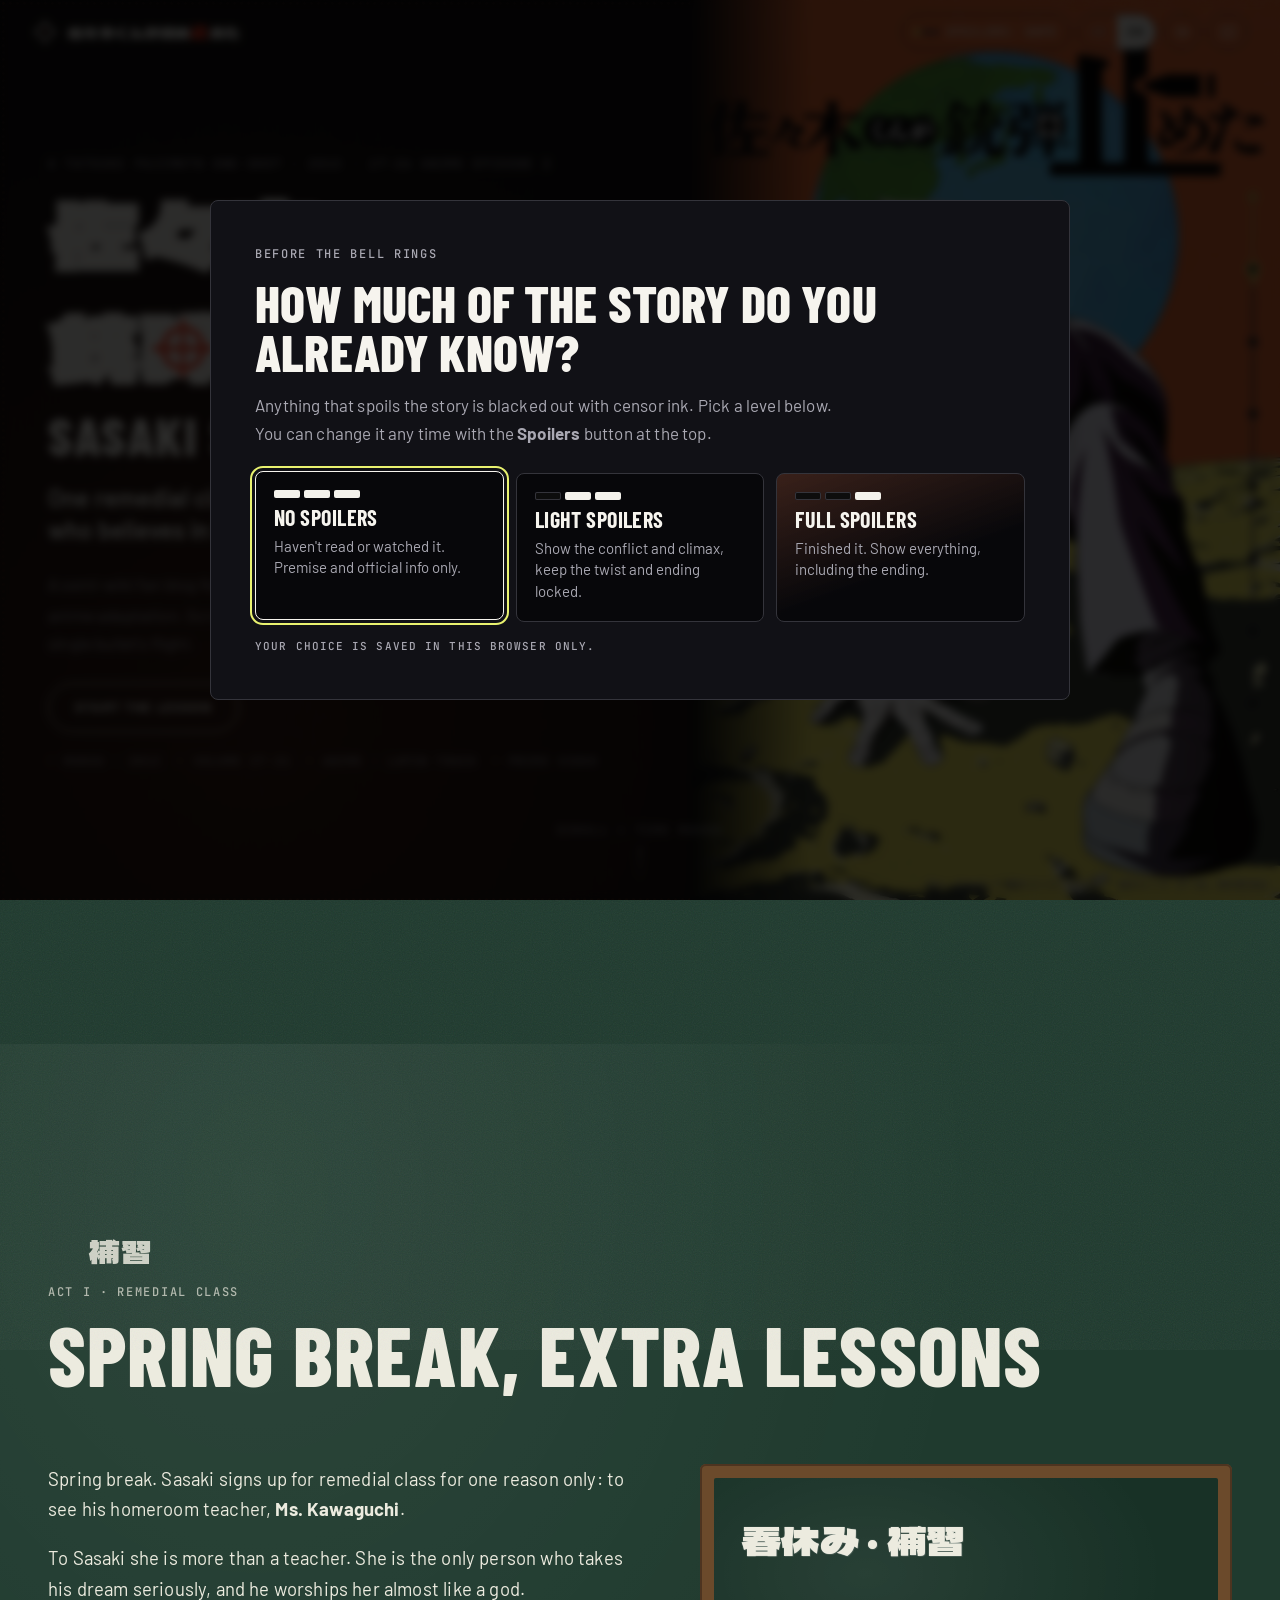
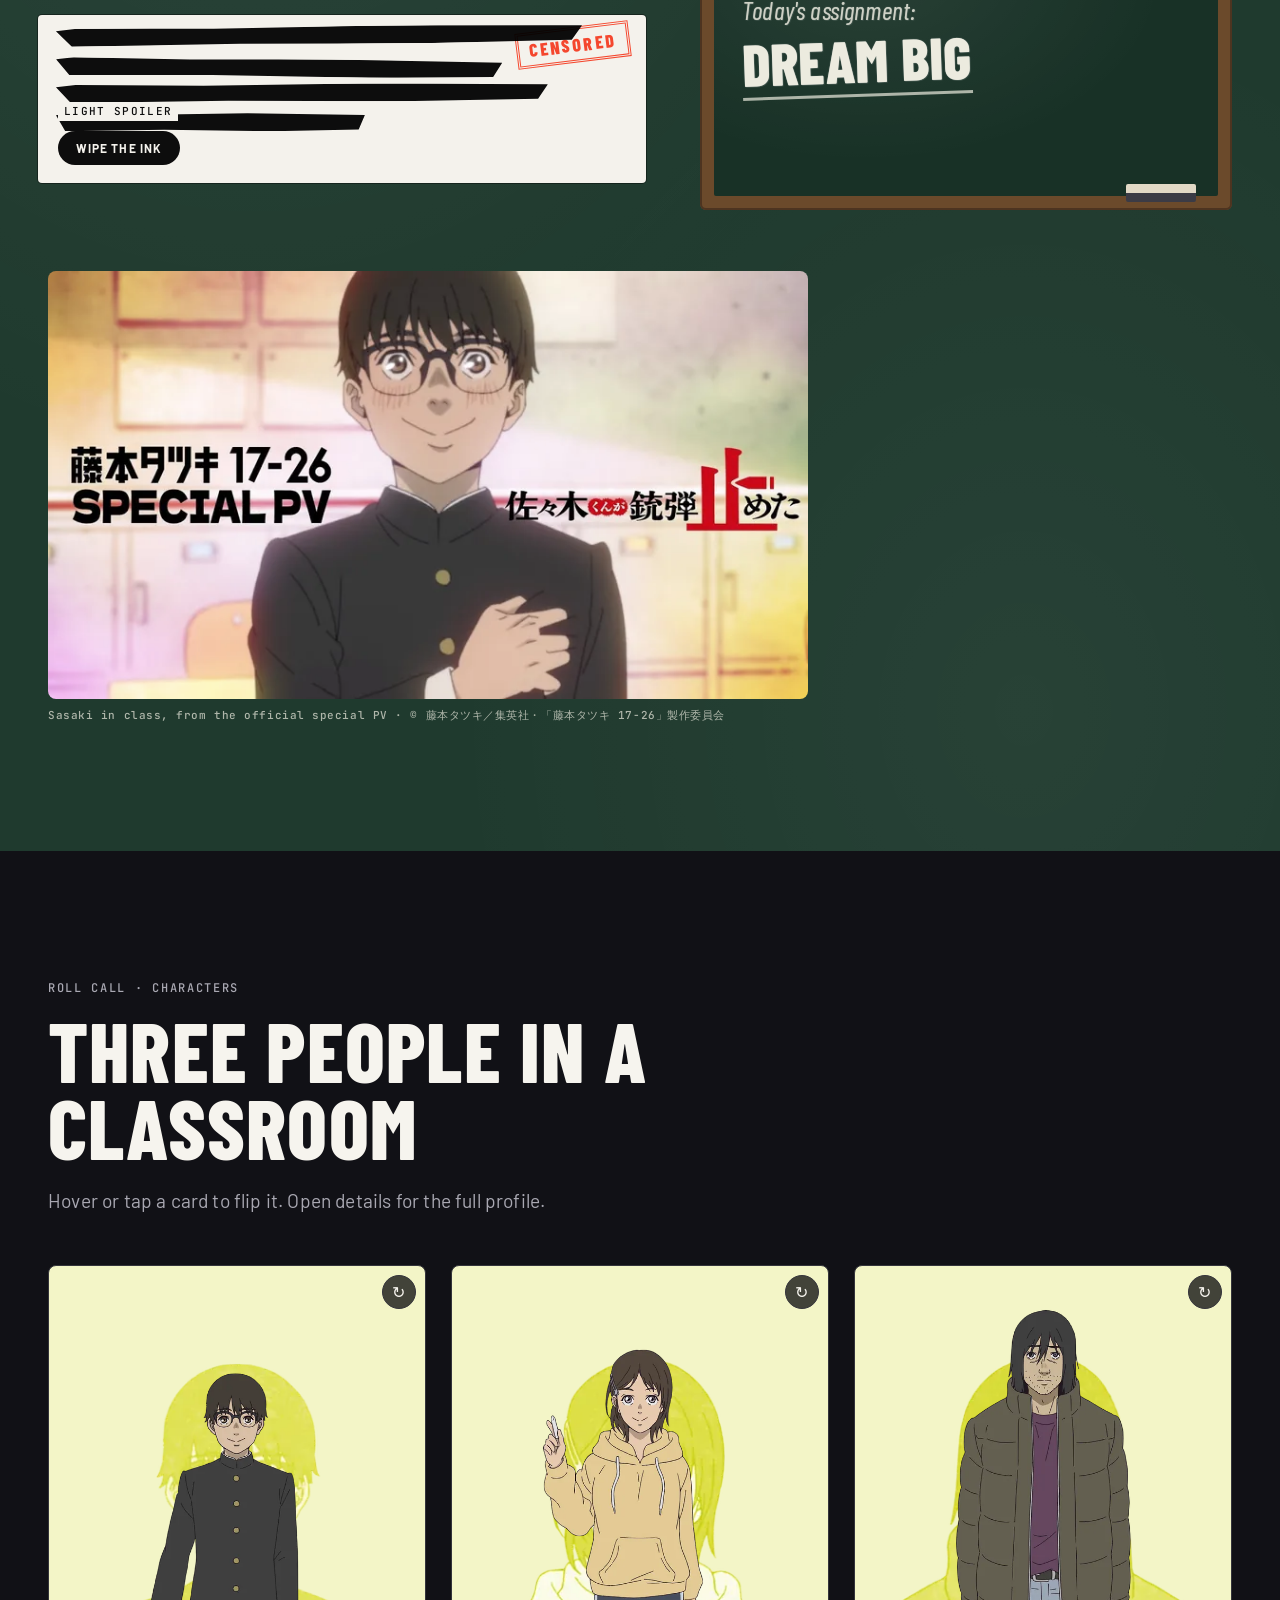
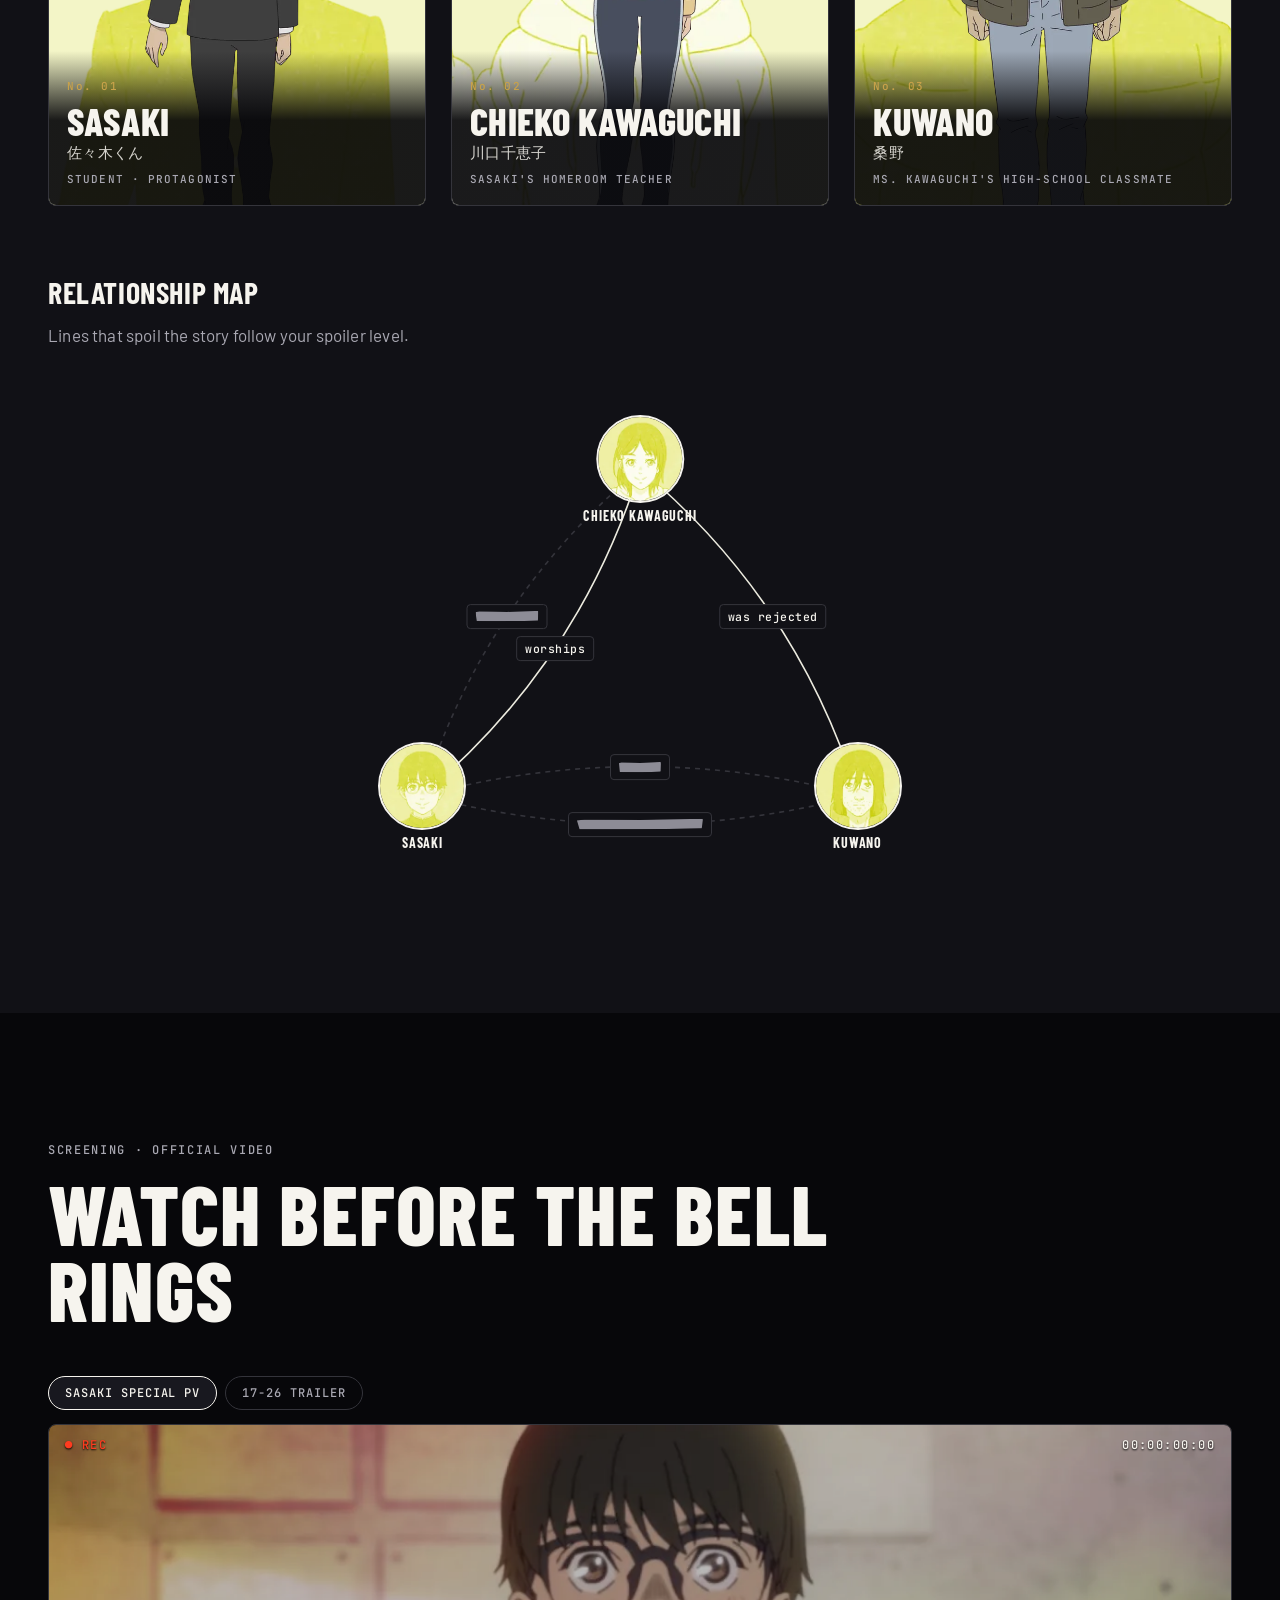
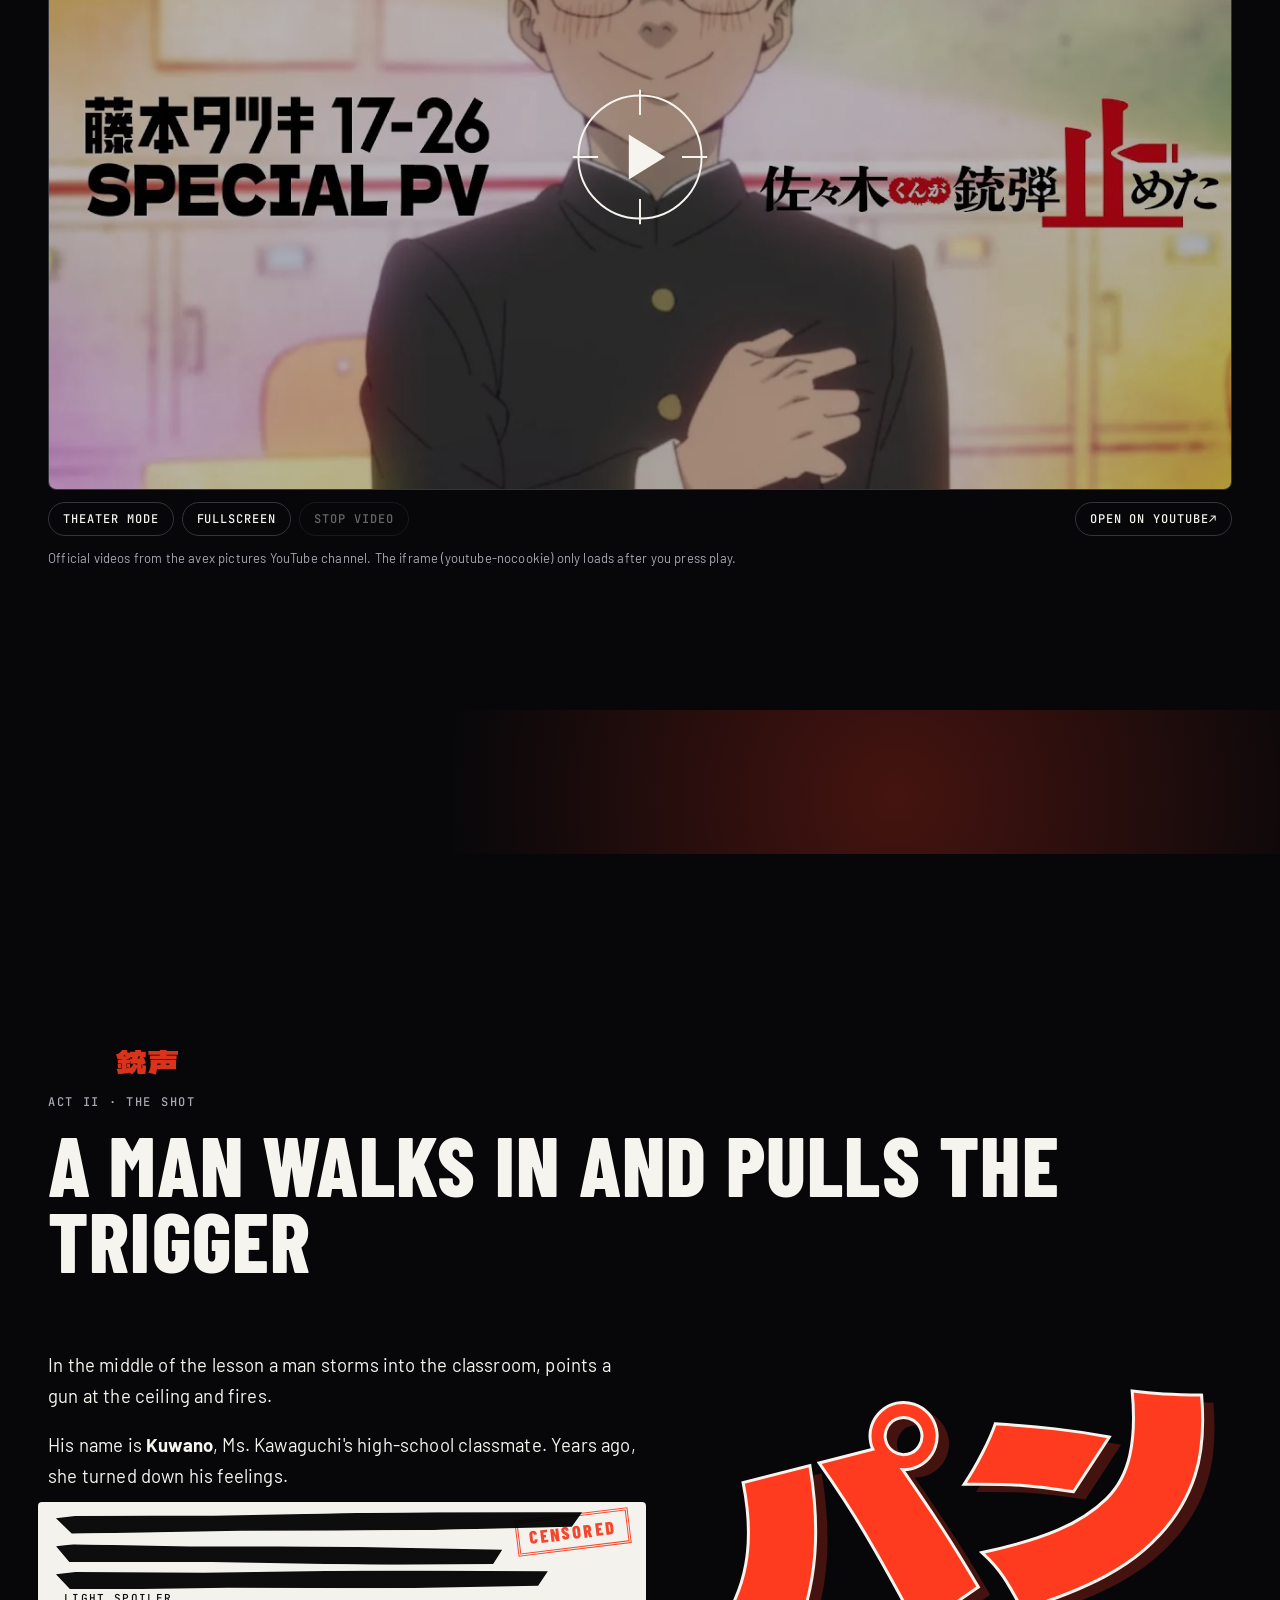
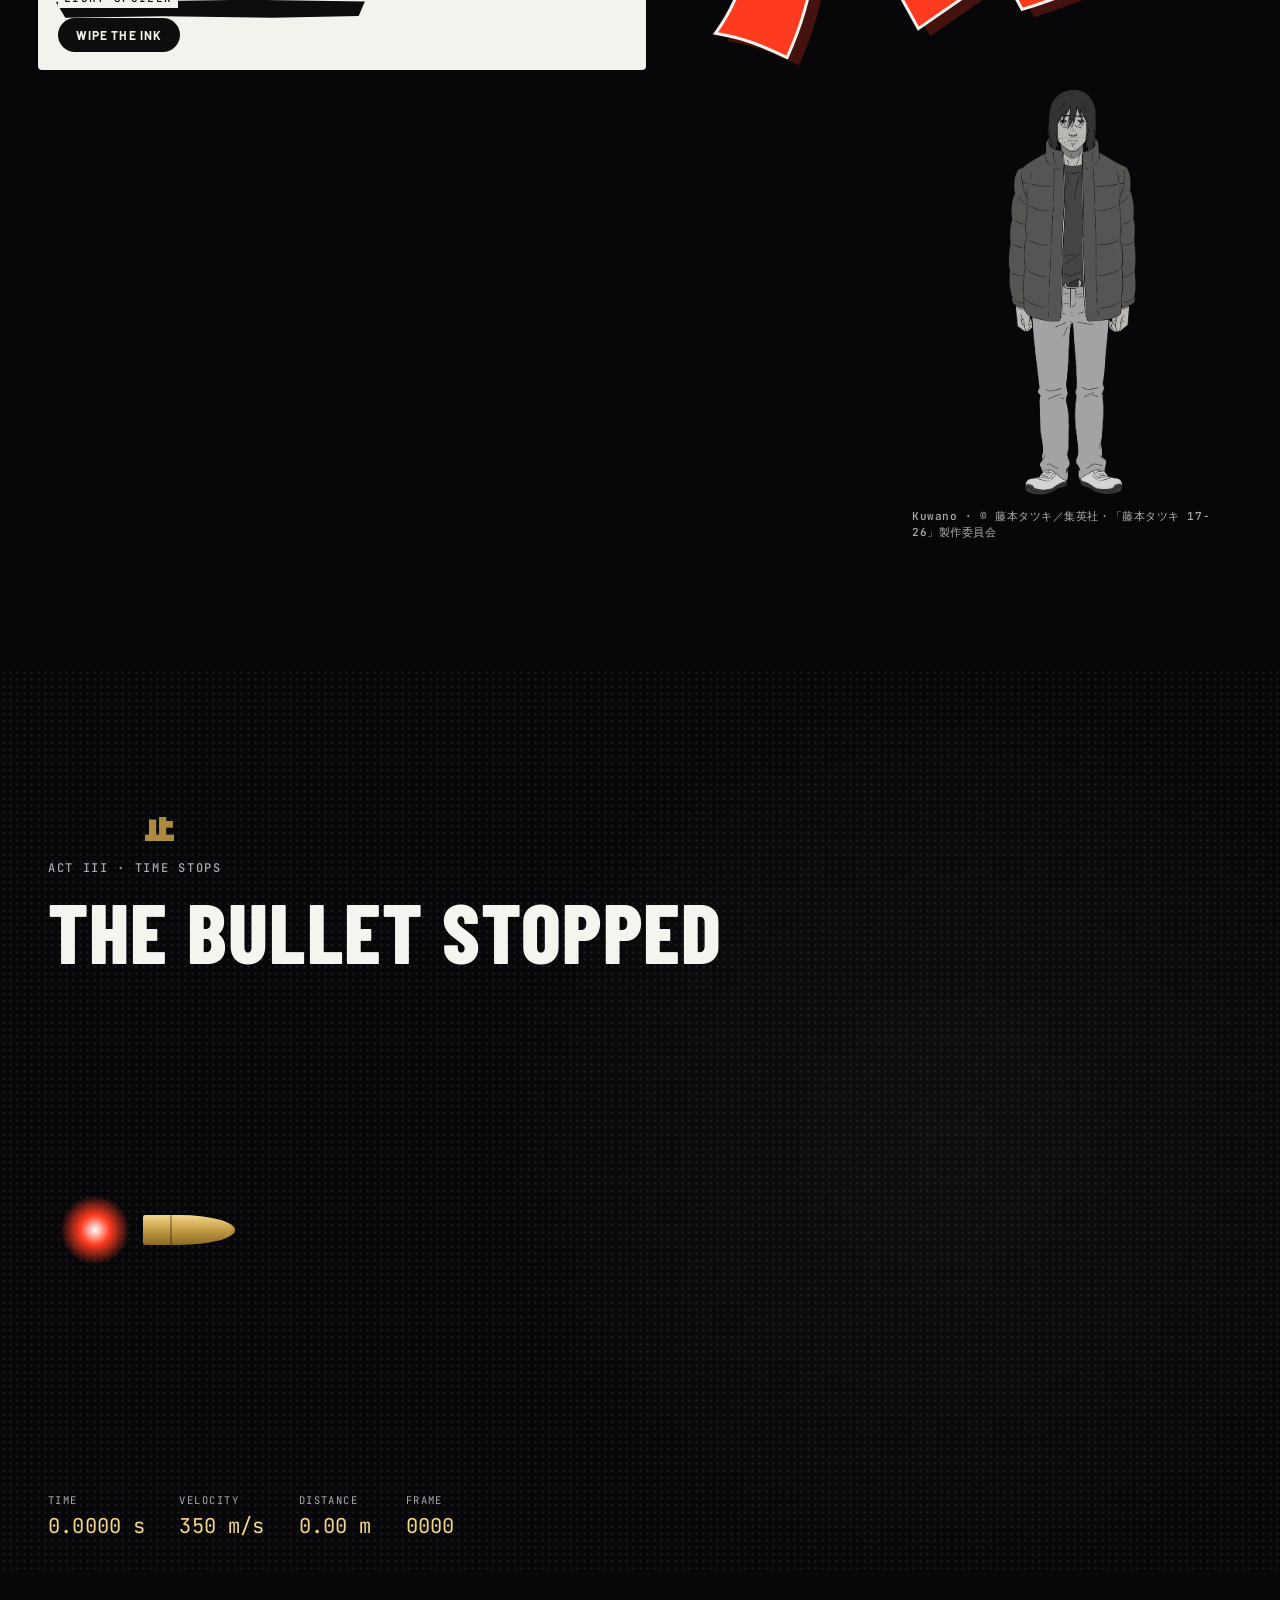
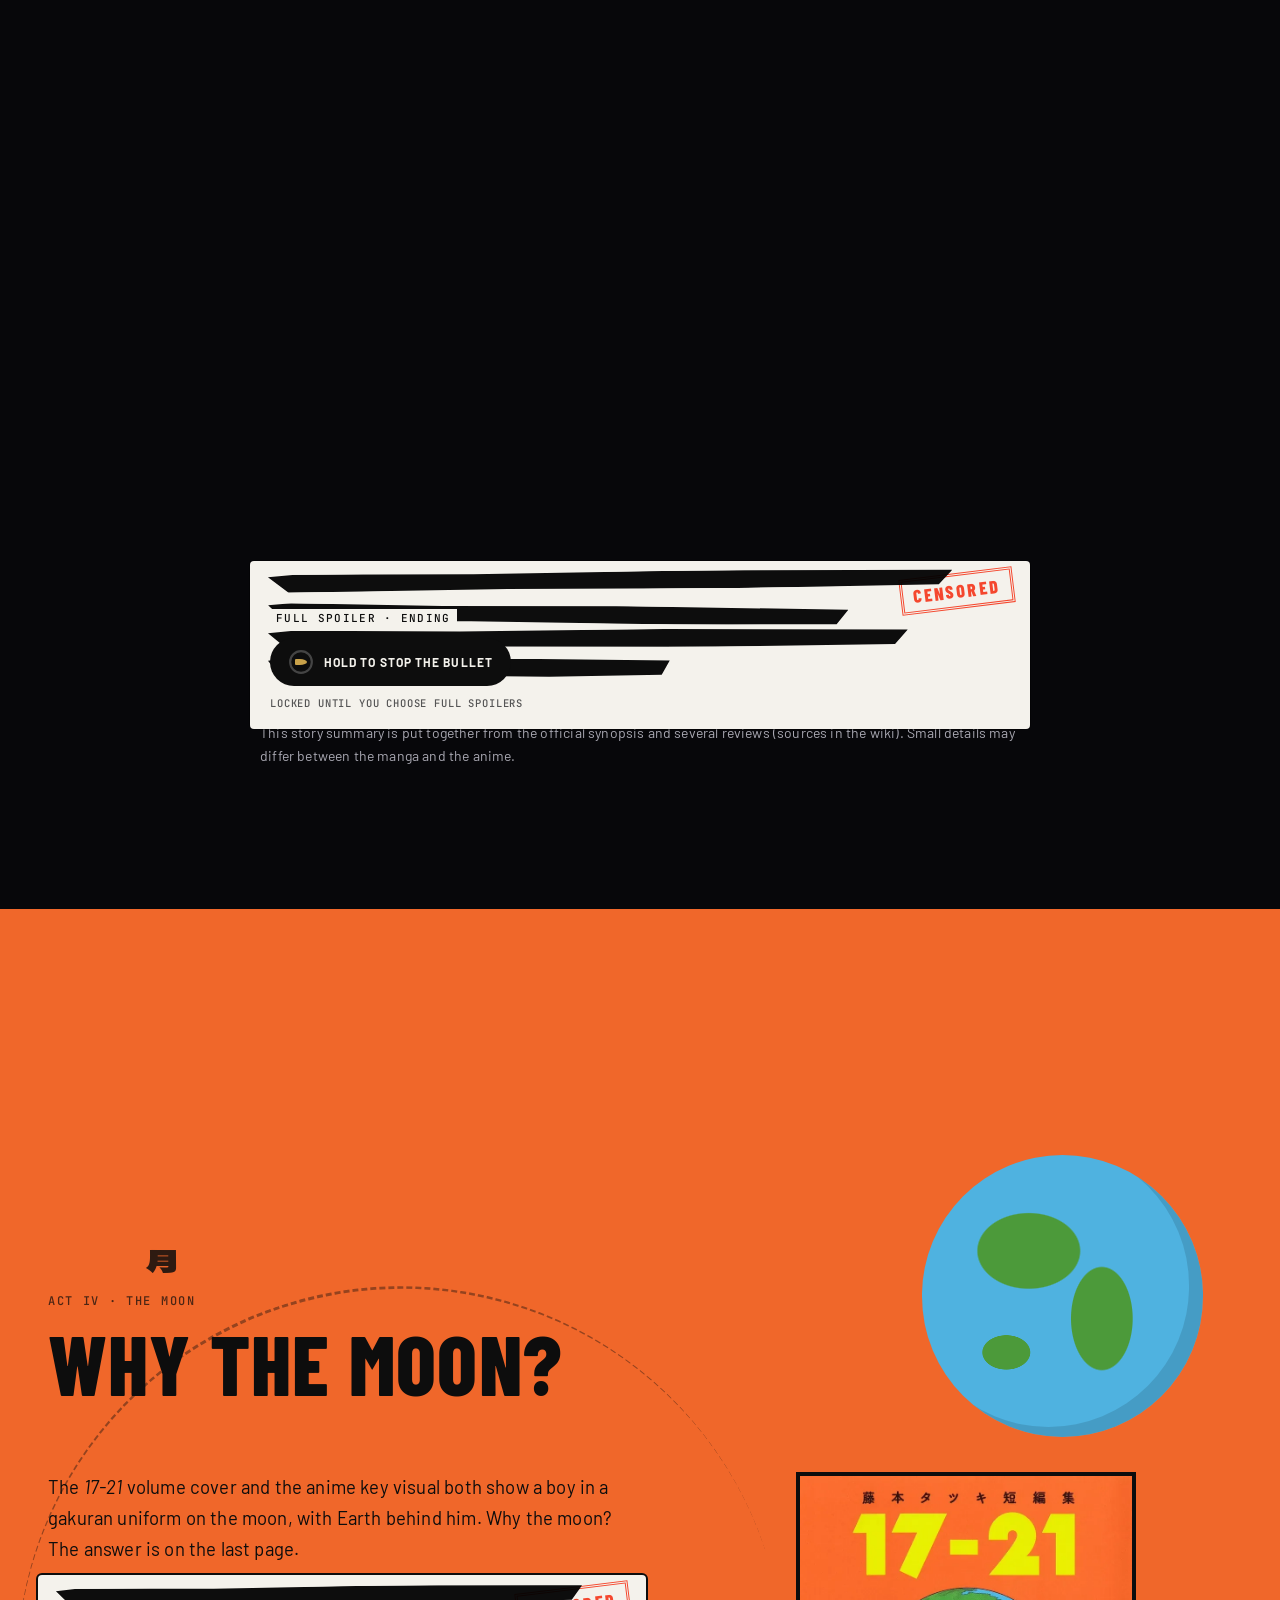
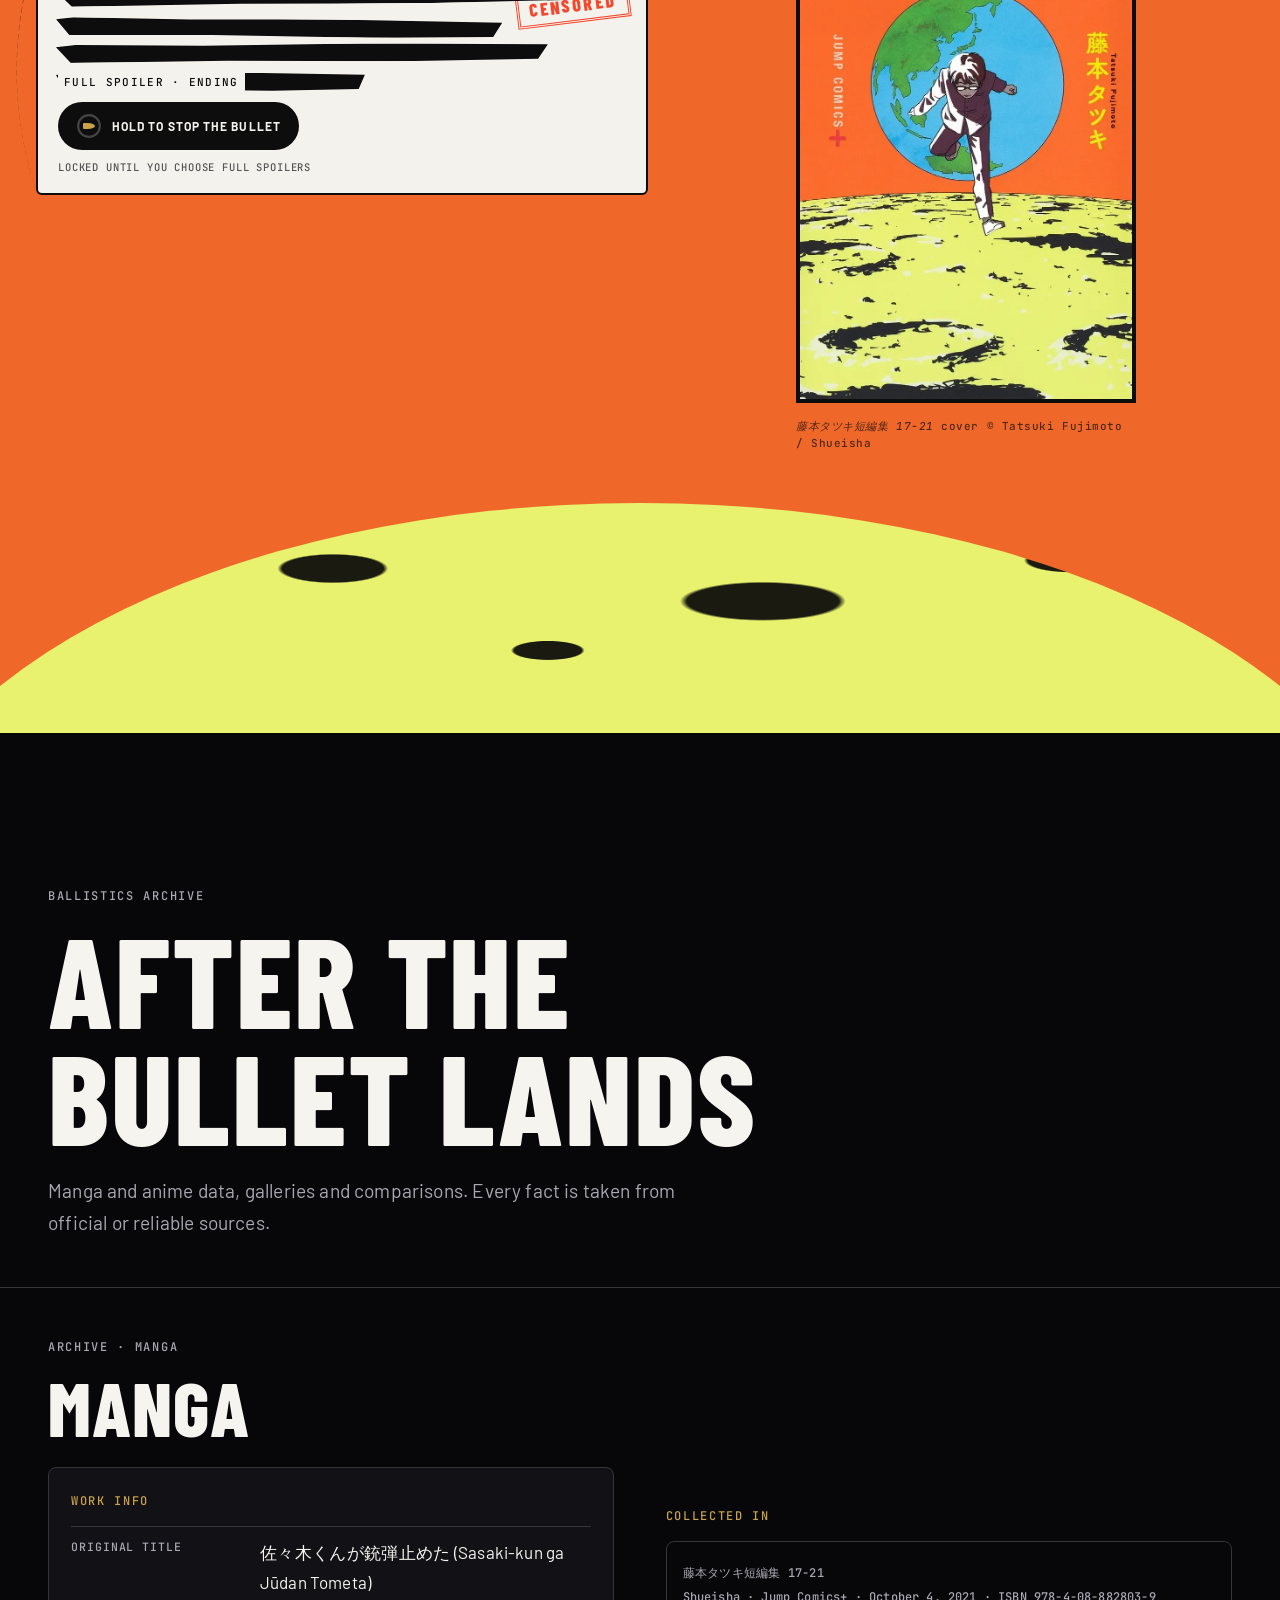
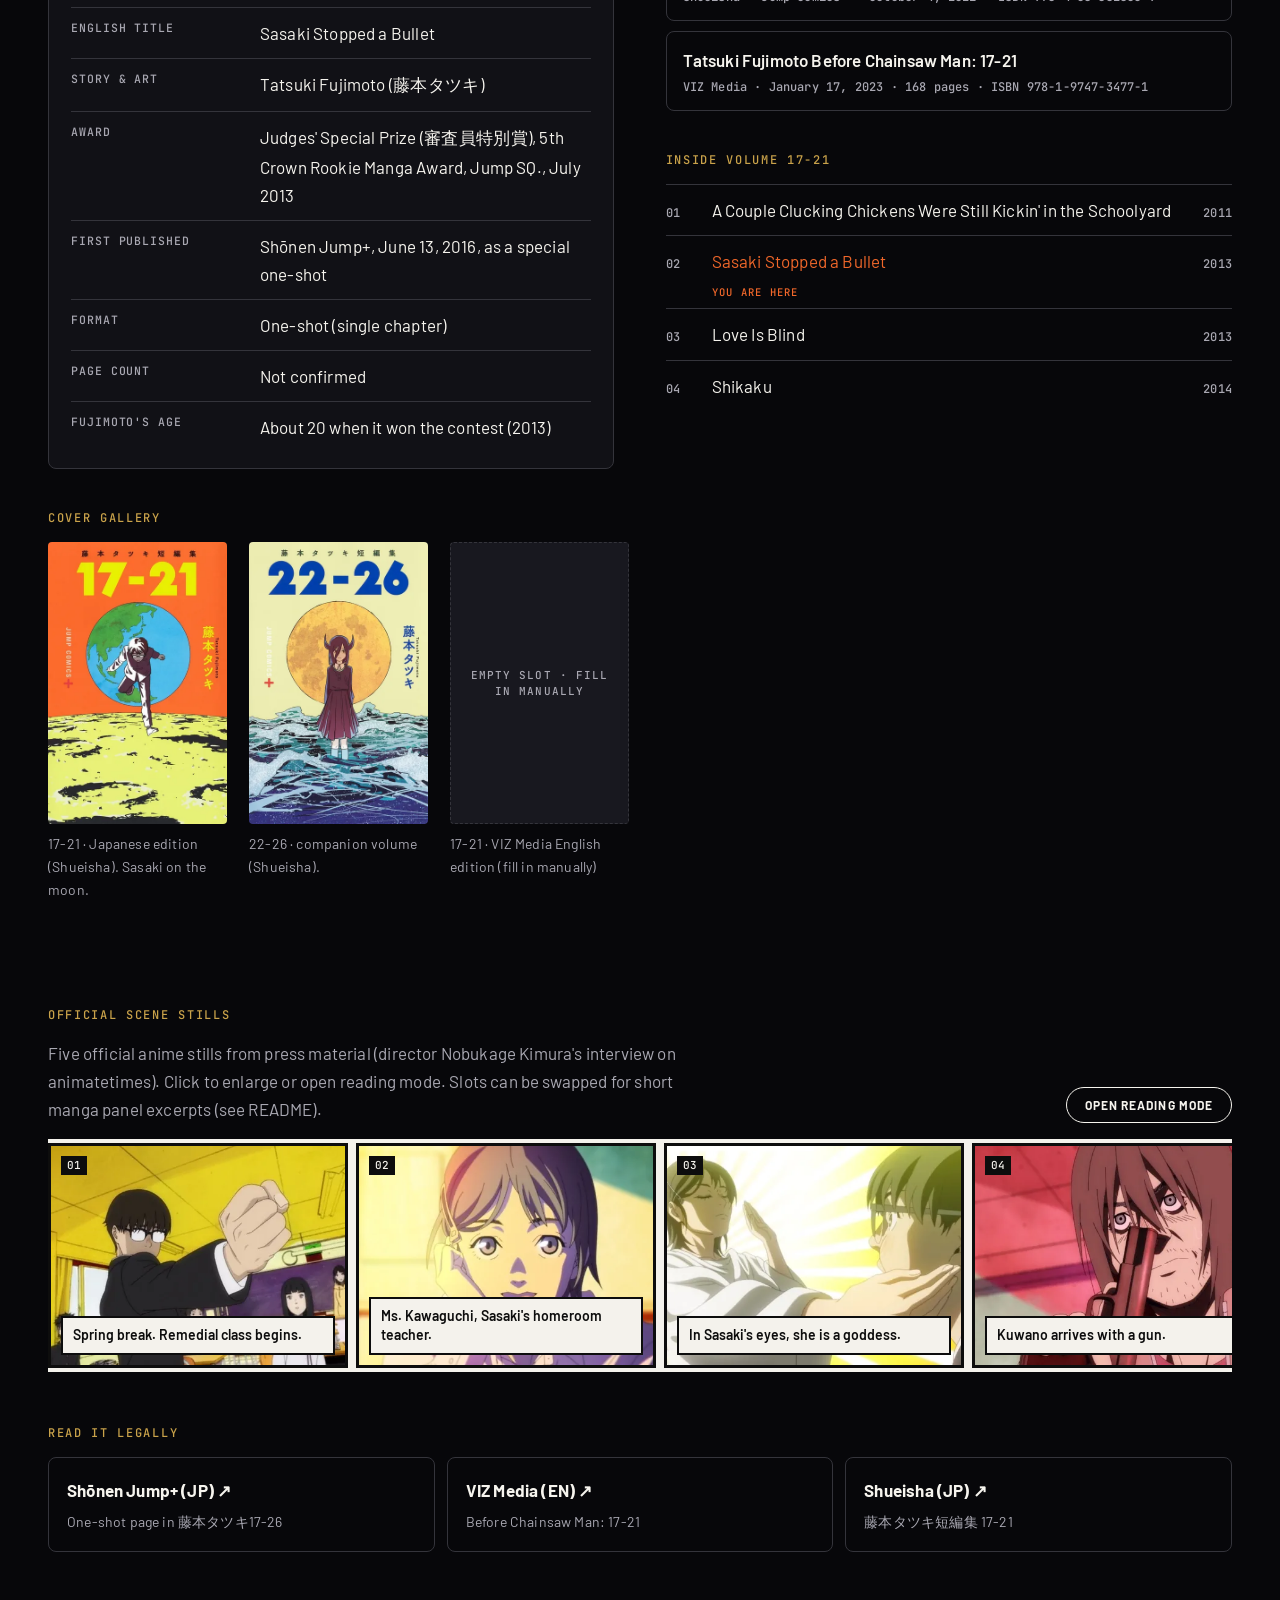
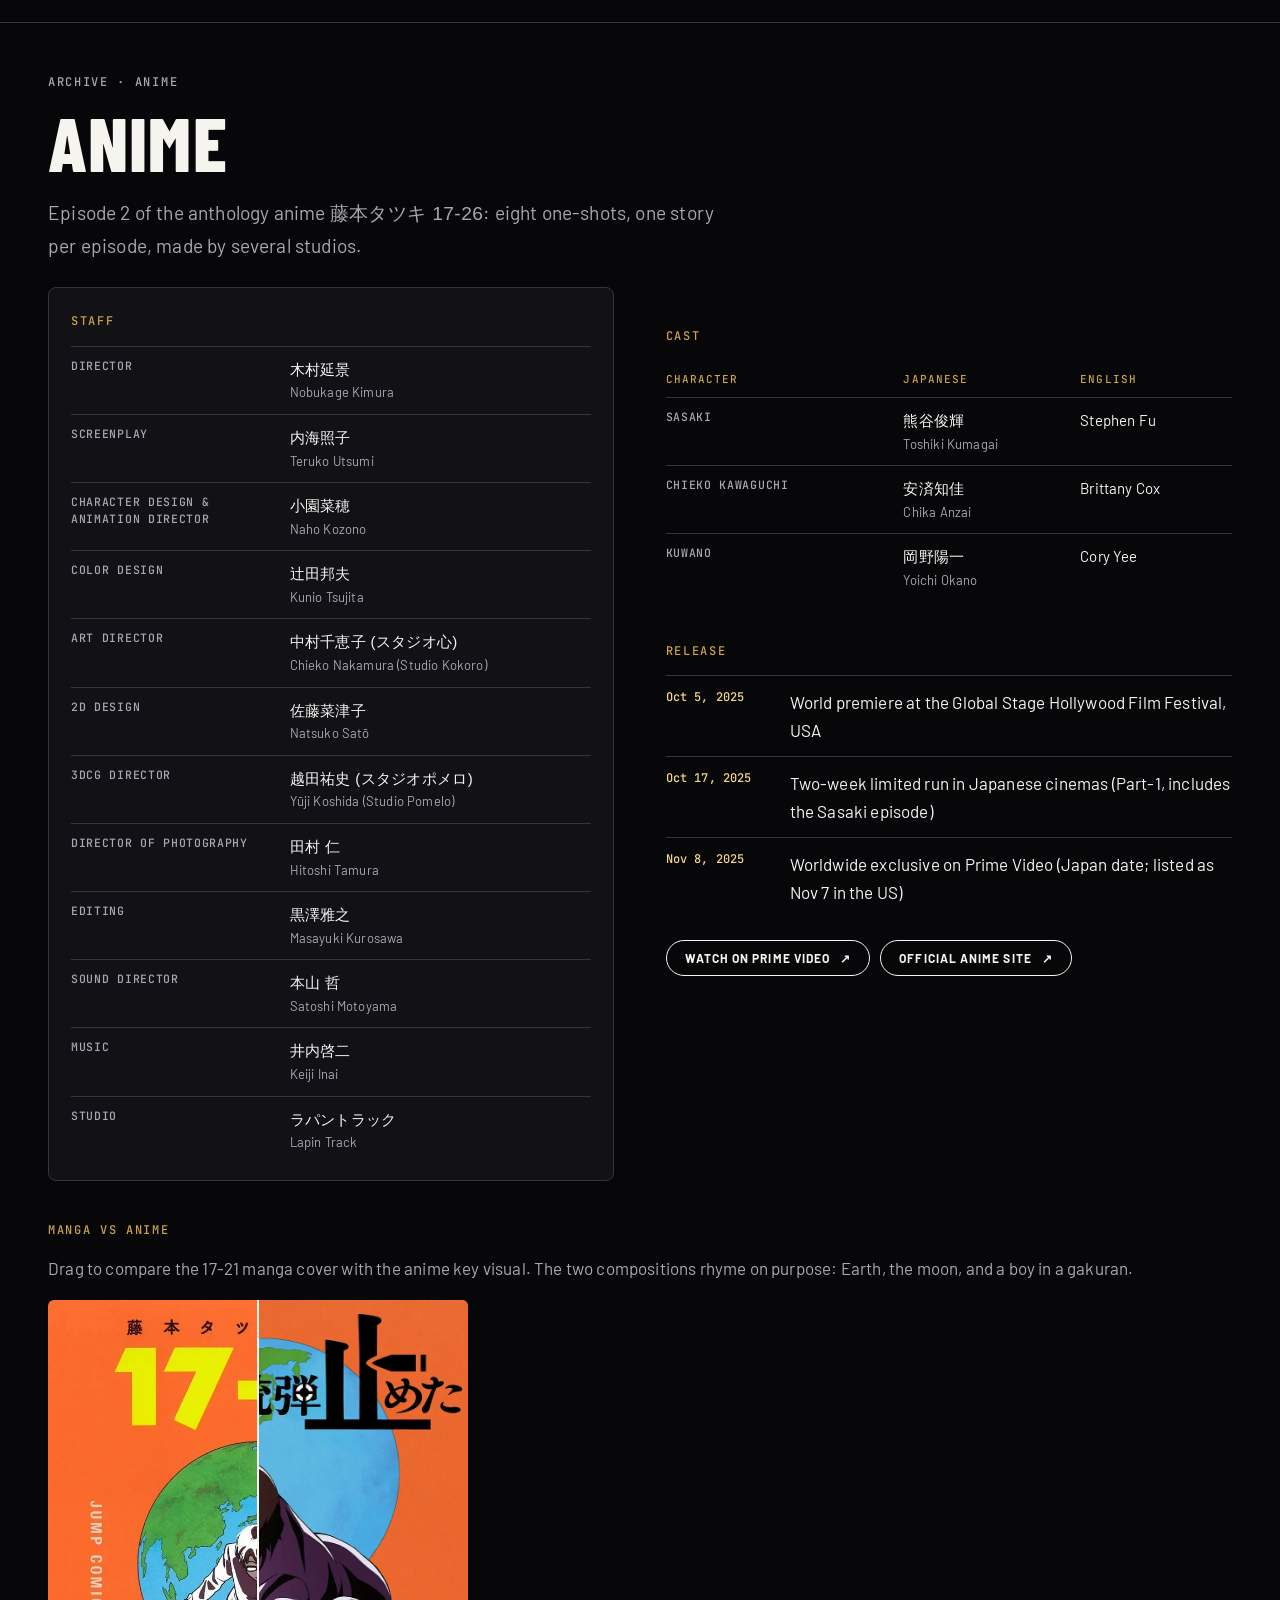
<file: index.html>
<!doctype html>
<html lang="id">
<head>
<meta charset="utf-8">
<meta name="viewport" content="width=device-width, initial-scale=1">
<title>Sasaki Stopped a Bullet · Satu Peluru · fan blog</title>
<meta name="description" content="Fan blog semi-wiki untuk one-shot Tatsuki Fujimoto, Sasaki Stopped a Bullet (佐々木くんが銃弾止めた), versi manga dan anime 17-26.">
<meta name="theme-color" content="#07070a">
<meta name="color-scheme" content="dark">
<meta property="og:type" content="website">
<meta property="og:title" content="佐々木くんが銃弾止めた · Sasaki Stopped a Bullet">
<meta property="og:description" content="Satu kelas remedial. Satu peluru. Satu murid yang terlalu percaya pada gurunya.">
<meta property="og:image" content="assets/img/kv-1080.webp">
<meta name="twitter:card" content="summary_large_image">
<link rel="icon" href="assets/favicon.svg" type="image/svg+xml">
<link rel="preconnect" href="https://fonts.googleapis.com">
<link rel="preconnect" href="https://fonts.gstatic.com" crossorigin>
<link href="https://fonts.googleapis.com/css2?family=Barlow+Condensed:wght@600;700;800&family=Barlow:ital,wght@0,400;0,500;0,600;1,400&family=Dela+Gothic+One&family=JetBrains+Mono:wght@500&display=swap" rel="stylesheet">
<link rel="stylesheet" href="css/style.css?v=3">
<link rel="preload" as="image" href="assets/img/kv-1080.webp" imagesrcset="assets/img/kv-640.webp 640w, assets/img/kv-1080.webp 1080w" imagesizes="(max-width: 900px) 100vw, 50vw">
<script type="module" src="js/main.js?v=3"></script>
</head>
<body data-page="story" data-spoiler="0">

<!-- Intro: frame counter, shot, split (skipped under reduced motion / repeat visits) -->
<div class="intro" id="intro" aria-hidden="true">
  <div class="intro__half intro__half--a"></div>
  <div class="intro__half intro__half--b"></div>
  <div class="intro__hud">
    <span>FRAME <b class="intro__frame">0000</b> / 24 FPS</span>
    <svg class="intro__cross" viewBox="0 0 100 100"><circle cx="50" cy="50" r="30"/><path d="M50 4v30M50 66v30M4 50h30M66 50h30"/></svg>
    <p class="intro__line"></p>
  </div>
  <span class="intro__flash"></span>
  <button type="button" class="intro__skip"></button>
</div>

<div id="chrome-top"></div>

<!-- Story trajectory rail (timeline that follows scroll) -->
<nav class="rail" id="rail" data-i18n-attr="aria-label:a11y.rail">
  <ol class="rail__list"></ol>
  <span class="rail__track" aria-hidden="true"><span class="rail__fill"></span><i class="rail__bullet"></i></span>
</nav>

<main id="main">

<!-- ============ FRAME 0 · HERO ============ -->
<section class="hero" id="hero" data-beat="0">
  <div class="hero__kv">
    <img src="assets/img/kv-1080.webp" srcset="assets/img/kv-640.webp 640w, assets/img/kv-1080.webp 1080w" sizes="(max-width: 900px) 100vw, 50vw" width="1080" height="1519" fetchpriority="high" data-i18n-attr="alt:hero.kvAlt">
    <span class="hero__credit" data-i18n="hero.credit"></span>
  </div>
  <div class="hero__copy wrap">
    <p class="eyebrow reveal" data-i18n="hero.kicker"></p>
    <h1 class="hero__title reveal">
      <span class="logo" lang="ja" aria-hidden="true"><span class="logo__a">佐々木</span><span class="logo__kun">くんが</span><span class="logo__br"></span><span class="logo__b">銃<span class="logo__dan">弾<i class="logo__reticle"></i></span></span><span class="logo__stop">止</span><span class="logo__c">めた</span></span>
      <span class="hero__en" data-i18n="hero.titleEn"></span>
    </h1>
    <p class="hero__tag reveal" data-i18n="hero.tagline"></p>
    <p class="hero__lede reveal" data-i18n="hero.lede"></p>
    <div class="hero__cta reveal">
      <a class="btn-ghost" href="#act1" data-i18n="hero.cta"></a>
      <ul class="hero__meta" id="heroMeta"></ul>
    </div>
  </div>
  <div class="hero__bullet" aria-hidden="true"><i class="bullet"></i><i class="bullet__wake"></i></div>
  <p class="hero__scroll" aria-hidden="true"><span data-i18n="hero.scroll"></span><i></i></p>
</section>

<!-- ============ ACT I · CLASSROOM ============ -->
<div class="shatter shatter--chalk" aria-hidden="true"><i></i><i></i><i></i></div>
<section class="act act--1" id="act1" data-beat="1" aria-labelledby="act1-h">
  <div class="wrap act__grid">
    <header class="act__head reveal">
      <p class="act__num" aria-hidden="true"><span>I</span><span lang="ja">補習</span></p>
      <p class="eyebrow" data-i18n="act1.label"></p>
      <h2 class="h2" id="act1-h" data-i18n="act1.title"></h2>
    </header>
    <div class="act__text">
      <p class="reveal" data-i18n="act1.p1"></p>
      <p class="reveal" data-i18n="act1.p2"></p>
      <div class="sp reveal" data-sp="1"><p class="sp__body" data-i18n="act1.sp1"></p></div>
    </div>
    <figure class="board reveal" role="img" data-i18n-attr="aria-label:act1.boardAria">
      <div class="board__surface">
        <p class="board__l1" lang="ja" data-i18n="act1.board.0"></p>
        <p class="board__l2" data-i18n="act1.board.1"></p>
        <p class="board__l3" data-i18n="act1.board.2"></p>
        <span class="board__eraser" aria-hidden="true"></span>
      </div>
    </figure>
    <figure class="act1__still reveal">
      <img src="assets/img/yt-X8QT4C95p4Y-800.webp" width="800" height="450" loading="lazy" decoding="async" data-i18n-attr="alt:act1.pvCaption">
      <figcaption><span data-i18n="act1.pvCaption"></span> · © 藤本タツキ／集英社・「藤本タツキ 17-26」製作委員会</figcaption>
    </figure>
  </div>
</section>

<!-- ============ ROLL CALL · CHARACTERS ============ -->
<section class="cast" id="cast" data-beat="2" aria-labelledby="cast-h">
  <div class="wrap">
    <header class="sec-head reveal">
      <p class="eyebrow" data-i18n="cast.label"></p>
      <h2 class="h2" id="cast-h" data-i18n="cast.title"></h2>
      <p class="sec-head__lede" data-i18n="cast.lede"></p>
    </header>
    <ul class="cards" id="cards"></ul>
    <div class="rel reveal">
      <h3 class="h3" data-i18n="cast.relTitle"></h3>
      <p class="muted" data-i18n="cast.relLede"></p>
      <div class="rel__map" id="relMap"></div>
    </div>
  </div>
  <dialog class="char-dlg" id="charDlg" aria-labelledby="charDlgTitle"></dialog>
</section>

<!-- ============ SCREENING · TRAILER ============ -->
<section class="screen" id="trailer" data-beat="3" aria-labelledby="trailer-h">
  <div class="wrap">
    <header class="sec-head reveal">
      <p class="eyebrow" data-i18n="trailer.label"></p>
      <h2 class="h2" id="trailer-h" data-i18n="trailer.title"></h2>
    </header>
    <div class="player reveal" id="player" data-i18n-attr="aria-label:trailer.player" role="region">
      <div class="player__tabs" role="tablist"></div>
      <div class="player__frame">
        <img class="player__poster" alt="" width="1280" height="720" loading="lazy" decoding="async">
        <span class="player__hud" aria-hidden="true"><span class="rec">● REC</span><span class="player__tc">00:00:00:00</span></span>
        <button type="button" class="player__play"><svg viewBox="0 0 100 100" aria-hidden="true"><circle cx="50" cy="50" r="44"/><path d="M50 2v18M50 80v18M2 50h18M80 50h18"/><path class="tri" d="M42 34l26 16-26 16z"/></svg><span class="sr-only" data-i18n="trailer.play"></span></button>
      </div>
      <div class="player__bar">
        <button type="button" class="pbtn" data-act="theater"><span data-i18n="trailer.theater"></span></button>
        <button type="button" class="pbtn" data-act="fs"><span data-i18n="trailer.fullscreen"></span></button>
        <button type="button" class="pbtn" data-act="stop" disabled><span data-i18n="trailer.stop"></span></button>
        <a class="pbtn pbtn--link" target="_blank" rel="noopener"><span data-i18n="trailer.openYt"></span> ↗</a>
      </div>
      <p class="player__note muted" data-i18n="trailer.note"></p>
    </div>
  </div>
</section>

<!-- ============ ACT II · THE SHOT ============ -->
<div class="shatter shatter--dark" aria-hidden="true"><i></i><i></i><i></i></div>
<section class="act act--2" id="act2" data-beat="4" aria-labelledby="act2-h">
  <span class="act2__flash" aria-hidden="true"></span>
  <div class="wrap act__grid">
    <header class="act__head reveal">
      <p class="act__num" aria-hidden="true"><span>II</span><span lang="ja">銃声</span></p>
      <p class="eyebrow" data-i18n="act2.label"></p>
      <h2 class="h2" id="act2-h" data-i18n="act2.title"></h2>
    </header>
    <div class="act__text">
      <p class="reveal" data-i18n="act2.p1"></p>
      <p class="reveal" data-i18n="act2.p2"></p>
      <div class="sp reveal" data-sp="1"><p class="sp__body" data-i18n="act2.sp1"></p></div>
    </div>
    <p class="sfx reveal" lang="ja" aria-hidden="true" data-i18n="act2.sfx"></p>
    <figure class="act2__kuwano reveal">
      <img src="assets/img/chara-kuwano.webp" width="825" height="1100" loading="lazy" decoding="async" alt="Kuwano">
      <figcaption>Kuwano · © 藤本タツキ／集英社・「藤本タツキ 17-26」製作委員会</figcaption>
    </figure>
  </div>
</section>

<!-- ============ ACT III · FREEZE (pinned, scroll scrubs the bullet) ============ -->
<section class="freeze" id="act3" data-beat="5" aria-labelledby="act3-h">
  <div class="freeze__pin">
    <header class="freeze__head wrap">
      <p class="act__num" aria-hidden="true"><span>III</span><span lang="ja">止</span></p>
      <p class="eyebrow" data-i18n="act3.label"></p>
      <h2 class="h2" id="act3-h" data-i18n="act3.title"></h2>
    </header>
    <div class="freeze__stage" aria-hidden="true">
      <span class="freeze__muzzle"></span>
      <span class="freeze__trail"></span>
      <span class="freeze__rings"><i></i><i></i><i></i></span>
      <span class="freeze__bullet"><i class="bullet bullet--xl"></i></span>
      <span class="freeze__stop" lang="ja">止</span>
    </div>
    <dl class="hud" id="hud" data-i18n-attr="aria-label:a11y.hud">
      <div><dt data-i18n="act3.hud.time"></dt><dd data-k="time">0.0000 s</dd></div>
      <div><dt data-i18n="act3.hud.vel"></dt><dd data-k="vel">350 m/s</dd></div>
      <div><dt data-i18n="act3.hud.dist"></dt><dd data-k="dist">0.00 m</dd></div>
      <div><dt data-i18n="act3.hud.frame"></dt><dd data-k="frame">0000</dd></div>
    </dl>
    <ol class="freeze__caps" id="freezeCaps" aria-live="polite"></ol>
    <p class="freeze__static muted" data-i18n="act3.staticNote"></p>
  </div>
</section>
<section class="act act--3b" aria-labelledby="lie-h">
  <div class="wrap narrow">
    <div class="sp reveal" data-sp="2">
      <div class="sp__body">
        <h3 class="h3" id="lie-h" data-i18n="act3.lieTitle"></h3>
        <p data-i18n="act3.lie"></p>
      </div>
    </div>
    <p class="muted small reveal" data-i18n="act3.sourceNote"></p>
  </div>
</section>

<!-- ============ ACT IV · THE MOON ============ -->
<div class="shatter shatter--orange" aria-hidden="true"><i></i><i></i><i></i></div>
<section class="act act--4" id="act4" data-beat="6" aria-labelledby="act4-h">
  <div class="sky" aria-hidden="true"><span class="sky__earth"></span><span class="sky__moon"></span><span class="sky__trail"></span></div>
  <div class="wrap act__grid">
    <header class="act__head reveal">
      <p class="act__num" aria-hidden="true"><span>IV</span><span lang="ja">月</span></p>
      <p class="eyebrow" data-i18n="act4.label"></p>
      <h2 class="h2" id="act4-h" data-i18n="act4.title"></h2>
    </header>
    <div class="act__text">
      <p class="reveal" data-i18n="act4.teaser"></p>
      <div class="sp reveal" data-sp="2">
        <div class="sp__body"><p data-i18n="act4.sp2a"></p><p data-i18n="act4.sp2b"></p></div>
      </div>
    </div>
    <figure class="act4__cover reveal">
      <button type="button" class="zoomable" data-lb="covers" data-i="0">
        <img src="assets/img/cover-1721-760.webp" width="760" height="1197" loading="lazy" decoding="async" alt="藤本タツキ短編集 17-21">
      </button>
      <figcaption data-i18n="act4.coverCaption"></figcaption>
    </figure>
  </div>
</section>

<!-- ============ ARCHIVE ============ -->
<section class="archive" id="archive" data-beat="7" aria-labelledby="archive-h">
  <div class="wrap">
    <header class="sec-head sec-head--big reveal">
      <p class="eyebrow" data-i18n="archive.label"></p>
      <h2 class="h2" id="archive-h" data-i18n="archive.title"></h2>
      <p class="sec-head__lede" data-i18n="archive.lede"></p>
    </header>
  </div>

  <!-- Manga -->
  <section class="ref" id="manga" aria-labelledby="manga-h">
    <div class="wrap">
      <header class="ref__head reveal">
        <p class="eyebrow" data-i18n="manga.label"></p>
        <h3 class="h2" id="manga-h" data-i18n="manga.title"></h3>
      </header>
      <div class="ref__grid">
        <div class="infobox reveal">
          <h4 class="h4" data-i18n="manga.infoTitle"></h4>
          <dl class="kv" id="mangaInfo"></dl>
        </div>
        <div class="reveal">
          <h4 class="h4" data-i18n="manga.volTitle"></h4>
          <ul class="vols" id="mangaVols"></ul>
          <h4 class="h4" data-i18n="manga.tocTitle"></h4>
          <ol class="toc-list" id="mangaToc"></ol>
        </div>
      </div>
      <h4 class="h4 reveal" data-i18n="manga.coversTitle"></h4>
      <ul class="covers reveal" id="covers"></ul>
      <div class="viewer reveal">
        <div class="viewer__head">
          <div>
            <h4 class="h4" data-i18n="manga.viewerTitle"></h4>
            <p class="muted" data-i18n="manga.viewerLede"></p>
          </div>
          <button type="button" class="btn-ghost btn-ghost--sm" id="openReader" data-i18n="manga.openReader"></button>
        </div>
        <ol class="strip" id="strip"></ol>
      </div>
      <div class="legal reveal">
        <h4 class="h4" data-i18n="manga.legalTitle"></h4>
        <ul class="legal__list" id="legal"></ul>
      </div>
    </div>
  </section>

  <!-- Anime -->
  <section class="ref" id="anime" aria-labelledby="anime-h">
    <div class="wrap">
      <header class="ref__head reveal">
        <p class="eyebrow" data-i18n="anime.label"></p>
        <h3 class="h2" id="anime-h" data-i18n="anime.title"></h3>
        <p class="sec-head__lede" data-i18n="anime.lede"></p>
      </header>
      <div class="ref__grid">
        <div class="infobox reveal">
          <h4 class="h4" data-i18n="anime.staffTitle"></h4>
          <table class="tbl" id="staff"><tbody></tbody></table>
        </div>
        <div class="reveal">
          <h4 class="h4" data-i18n="anime.castTitle"></h4>
          <table class="tbl" id="castTbl"><thead></thead><tbody></tbody></table>
          <h4 class="h4" data-i18n="anime.releaseTitle"></h4>
          <ol class="release" id="release"></ol>
          <p class="ref__links">
            <a class="btn-ghost btn-ghost--sm" id="primeLink" target="_blank" rel="noopener"><span data-i18n="anime.watch"></span> ↗</a>
            <a class="btn-ghost btn-ghost--sm" id="officialLink" target="_blank" rel="noopener"><span data-i18n="anime.official"></span> ↗</a>
          </p>
        </div>
      </div>

      <h4 class="h4 reveal" data-i18n="anime.cmpTitle"></h4>
      <p class="muted reveal" data-i18n="anime.cmpLede"></p>
      <div class="cmp reveal" id="cmp" style="--pos:50%">
        <img class="cmp__a" src="assets/img/cover-1721-760.webp" width="760" height="1197" loading="lazy" decoding="async" alt="">
        <img class="cmp__b" src="assets/img/kv-1080.webp" width="1080" height="1519" loading="lazy" decoding="async" alt="">
        <span class="cmp__label cmp__label--a" data-i18n="anime.cmpManga"></span>
        <span class="cmp__label cmp__label--b" data-i18n="anime.cmpAnime"></span>
        <span class="cmp__handle" aria-hidden="true"><i></i></span>
        <input class="cmp__range" type="range" min="0" max="100" value="50" data-i18n-attr="aria-label:anime.cmpAria">
      </div>

      <h4 class="h4 reveal" data-i18n="anime.galleryTitle"></h4>
      <ul class="gallery reveal" id="gallery"></ul>
    </div>
  </section>

  <!-- Production timeline -->
  <section class="ref" id="timeline" aria-labelledby="tl-h">
    <div class="wrap">
      <header class="ref__head reveal">
        <p class="eyebrow" data-i18n="timeline.label"></p>
        <h3 class="h2" id="tl-h" data-i18n="timeline.title"></h3>
      </header>
    </div>
    <ol class="tl" id="tl" tabindex="0"></ol>
  </section>
</section>

<!-- ============ FUJIMOTO WORLD ============ -->
<section class="world" id="world" aria-labelledby="world-h">
  <div class="wrap">
    <header class="sec-head reveal">
      <p class="eyebrow" data-i18n="world.label"></p>
      <h2 class="h2" id="world-h" data-i18n="world.title"></h2>
      <p class="sec-head__lede" data-i18n="world.lede"></p>
    </header>
    <ul class="world__cards" id="worldCards"></ul>
  </div>
</section>

</main>

<div id="chrome-bottom"></div>

<!-- Lightbox (gallery, covers, panel reader) -->
<dialog class="lb" id="lb" data-i18n-attr="aria-label:lightbox.dlg">
  <div class="lb__stage"><div class="lb__item" id="lbItem"></div></div>
  <p class="lb__cap" id="lbCap"></p>
  <div class="lb__bar">
    <span class="lb__count" id="lbCount"></span>
    <button type="button" data-lb-act="out"><span class="sr-only" data-i18n="lightbox.zoomOut"></span>−</button>
    <button type="button" data-lb-act="in"><span class="sr-only" data-i18n="lightbox.zoomIn"></span>+</button>
    <button type="button" data-lb-act="read" aria-pressed="false" data-i18n="lightbox.read"></button>
    <button type="button" data-lb-act="prev"><span class="sr-only" data-i18n="lightbox.prev"></span>‹</button>
    <button type="button" data-lb-act="next"><span class="sr-only" data-i18n="lightbox.next"></span>›</button>
    <button type="button" data-lb-act="close"><span class="sr-only" data-i18n="lightbox.close"></span>✕</button>
  </div>
</dialog>

<noscript><p style="padding:2rem;color:#fff;background:#000">Situs ini membutuhkan JavaScript untuk memuat teks (ID/EN). This site needs JavaScript to load its text.</p></noscript>
</body>
</html>
</file>
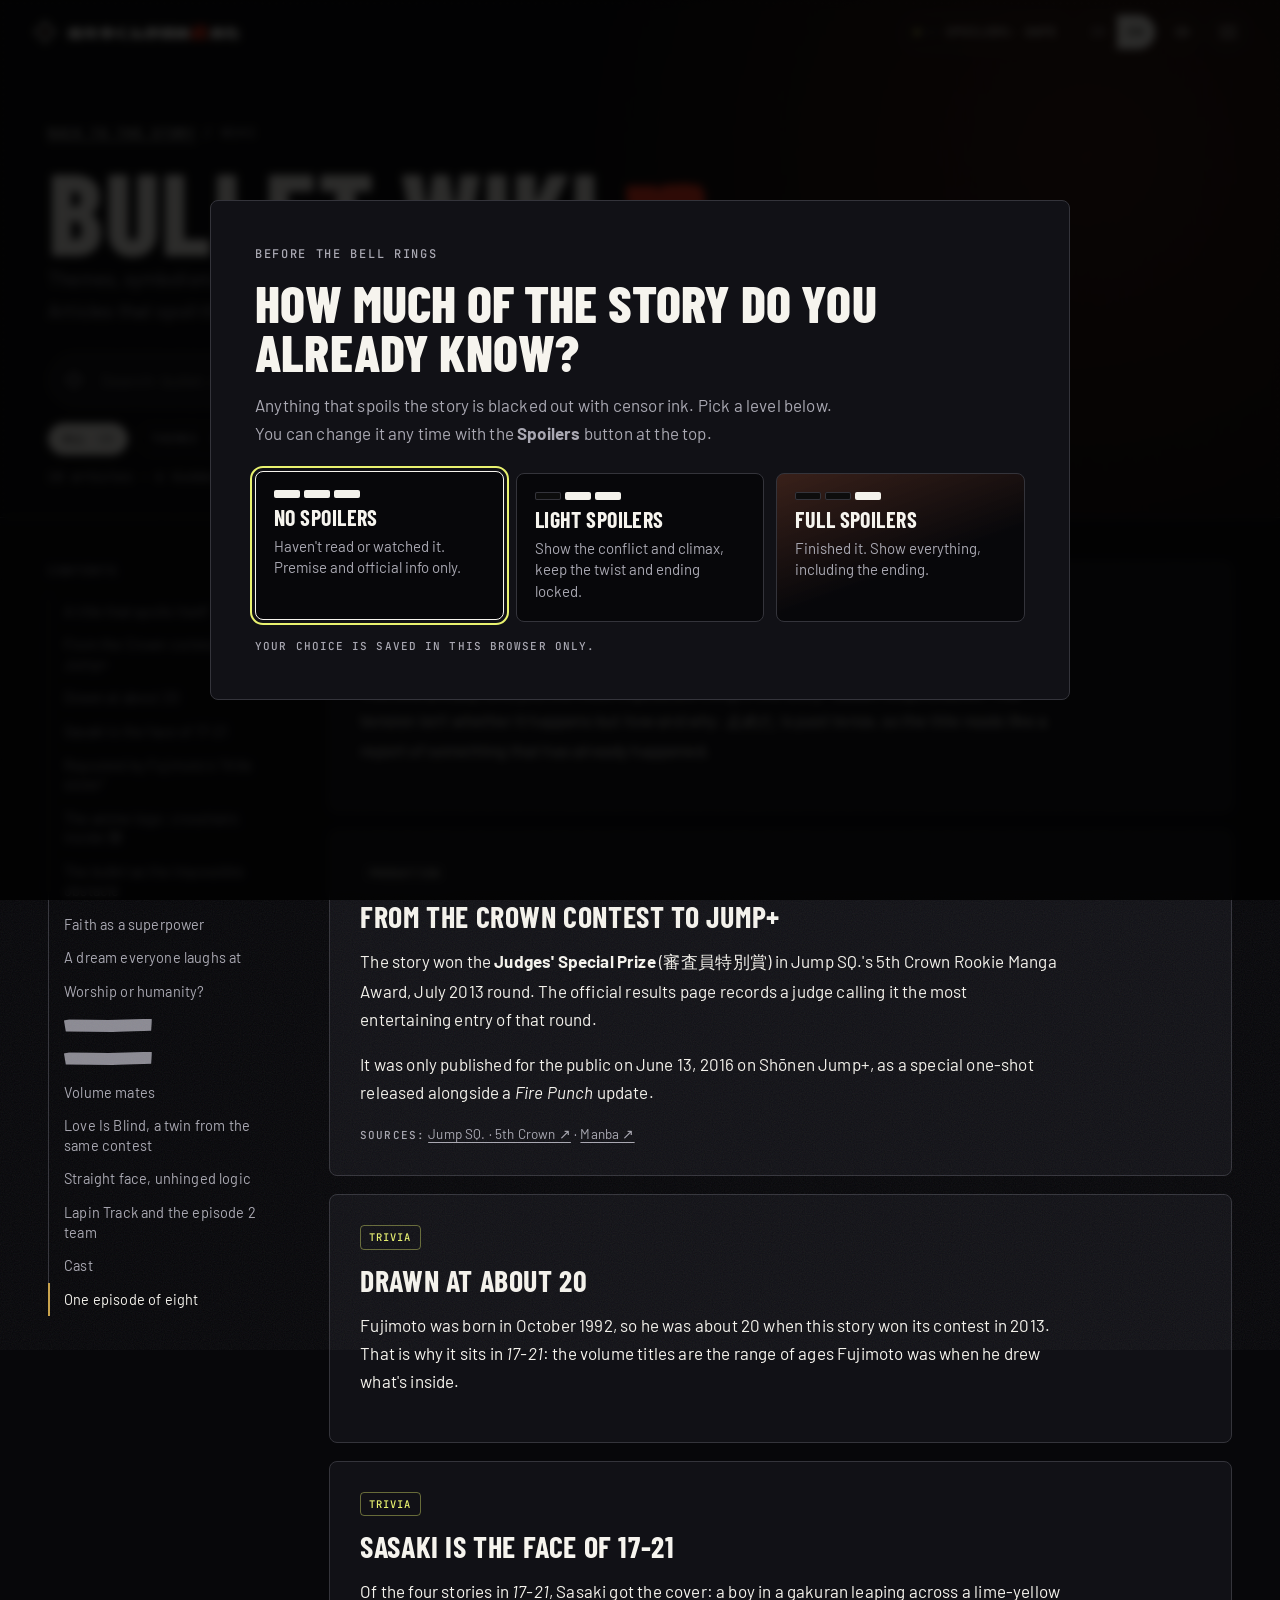
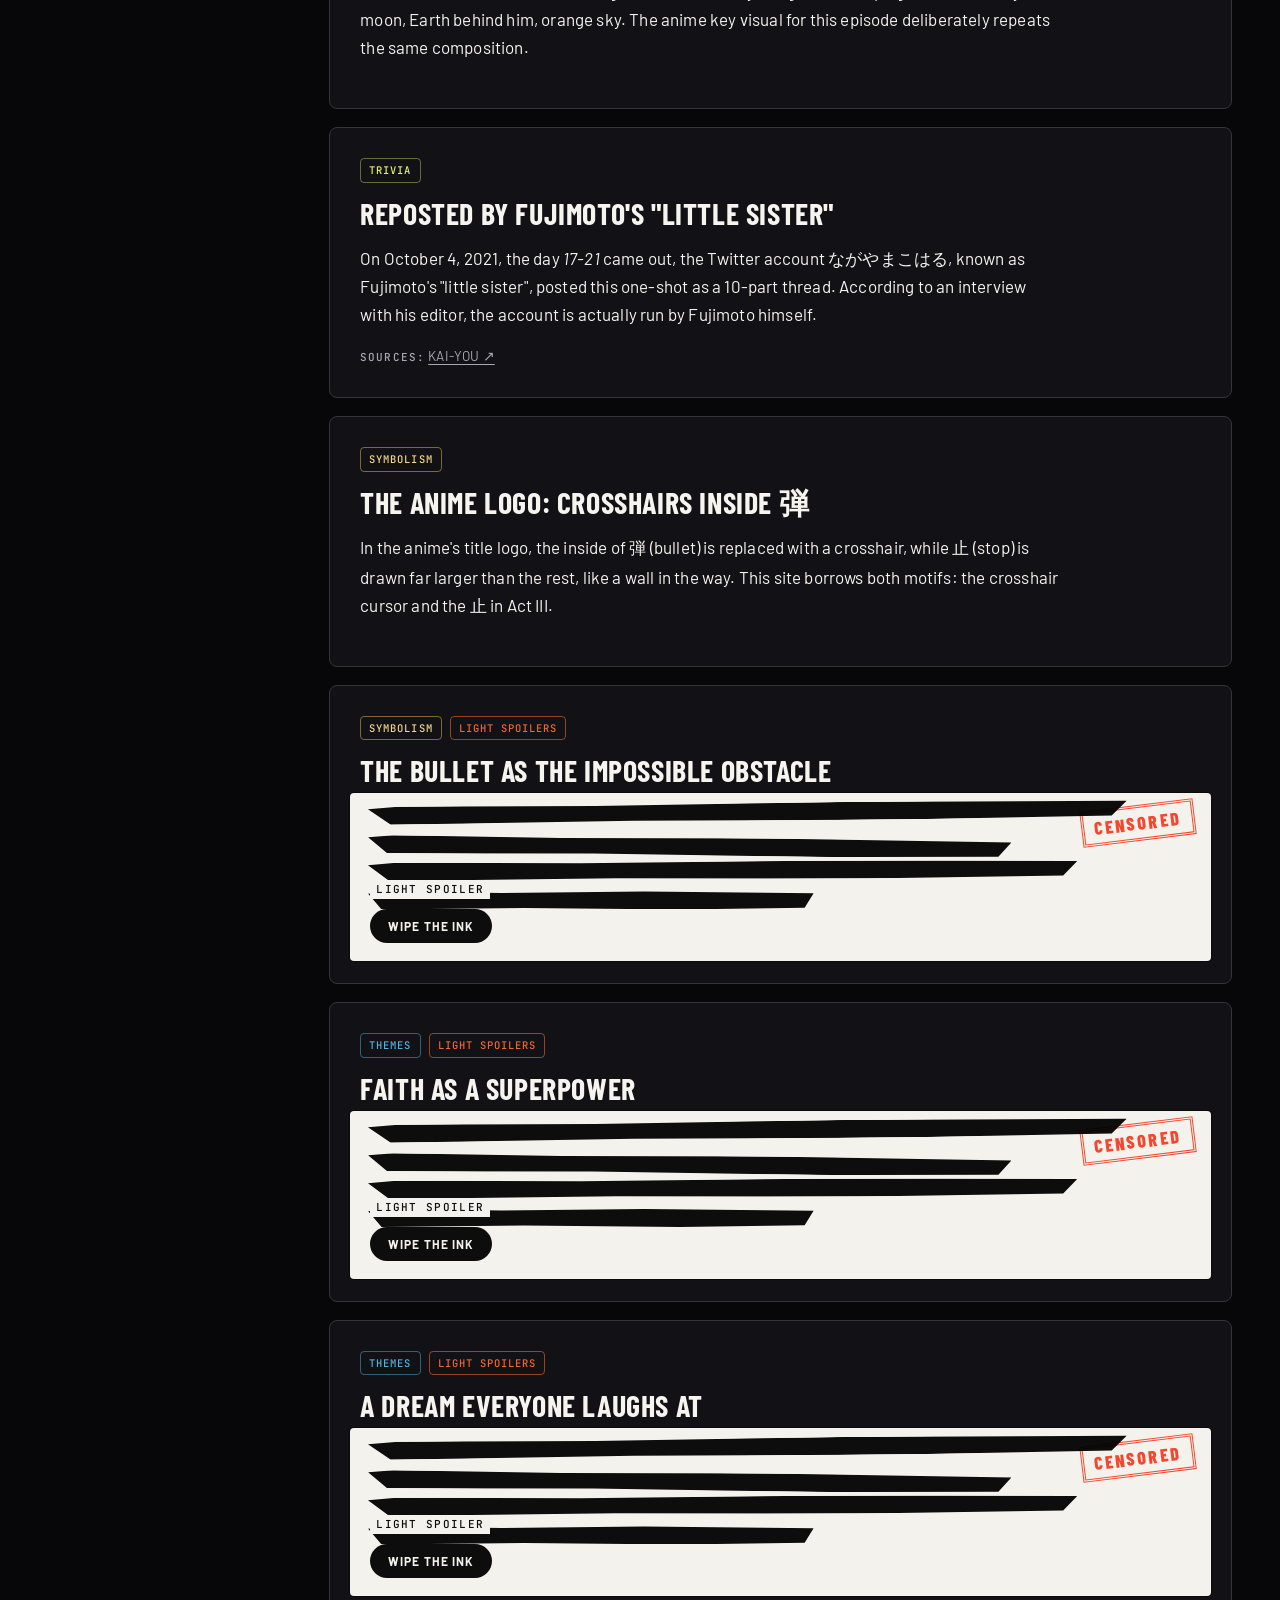
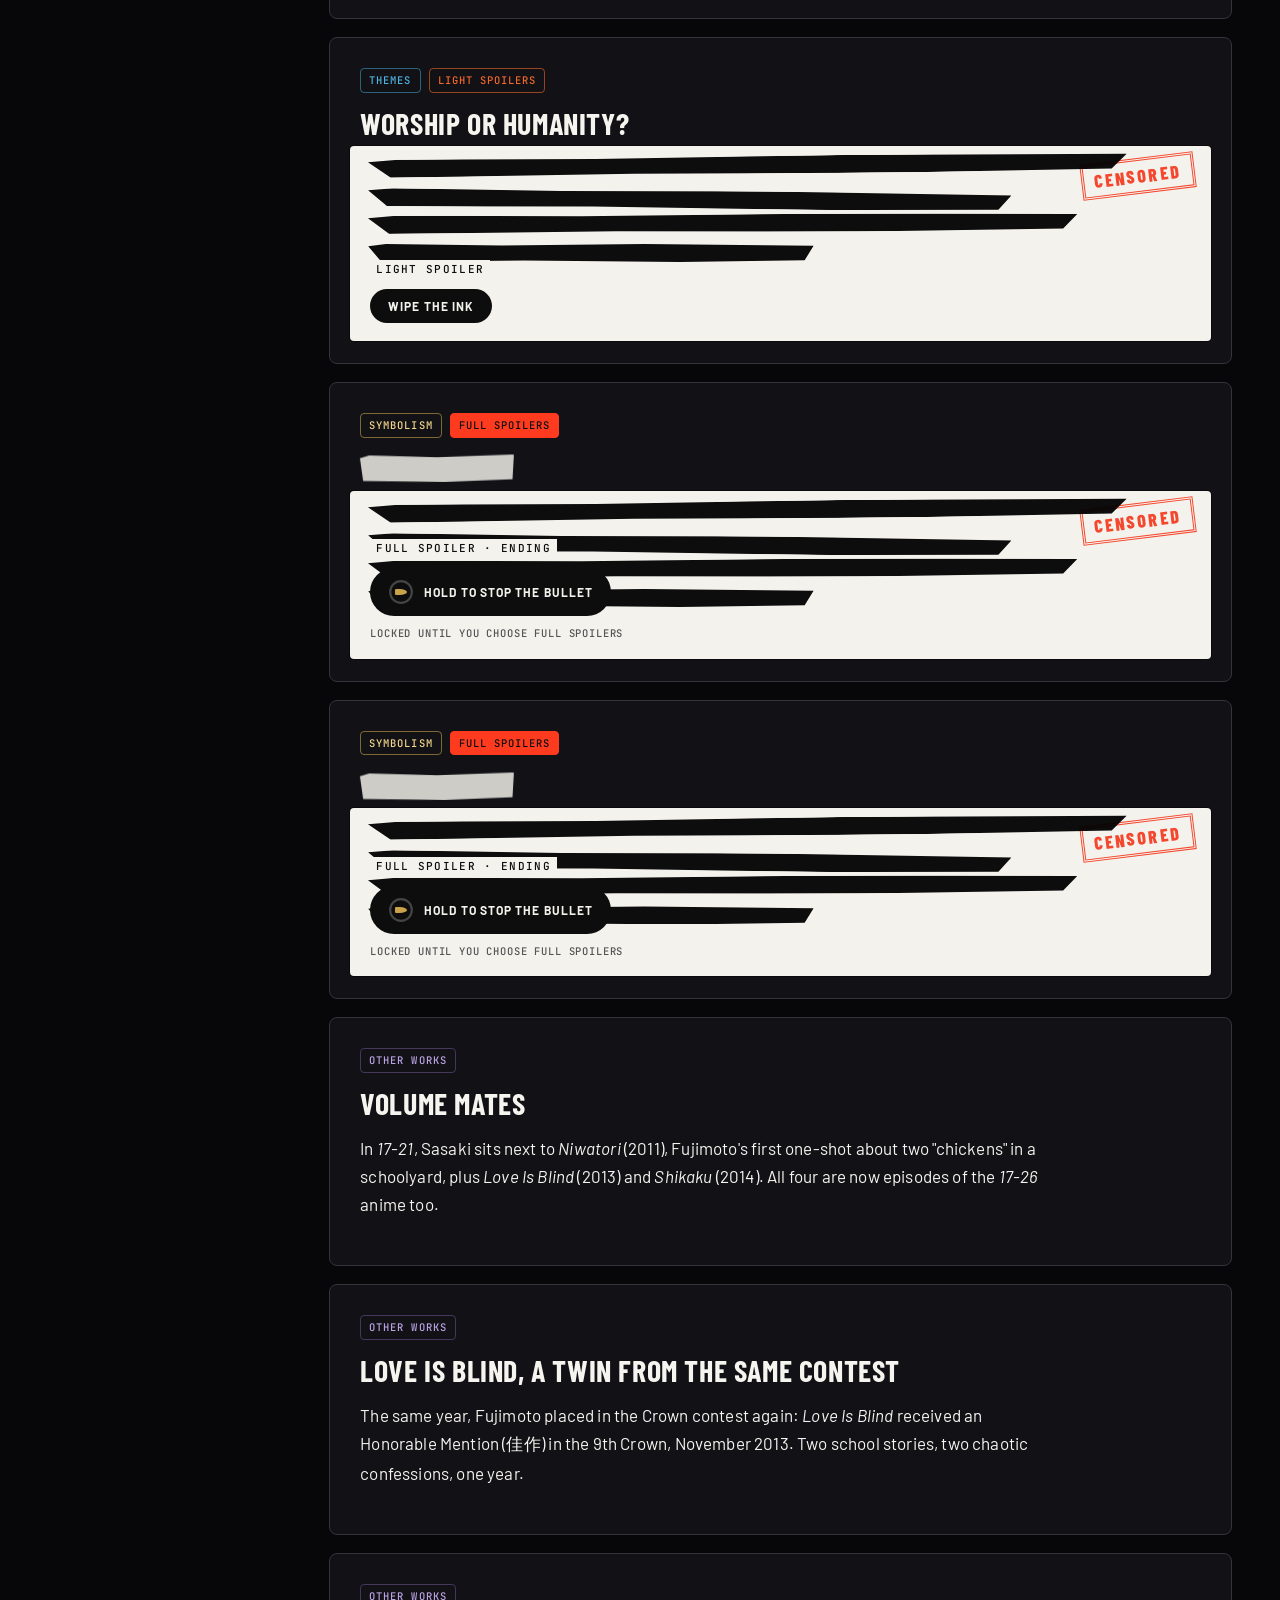
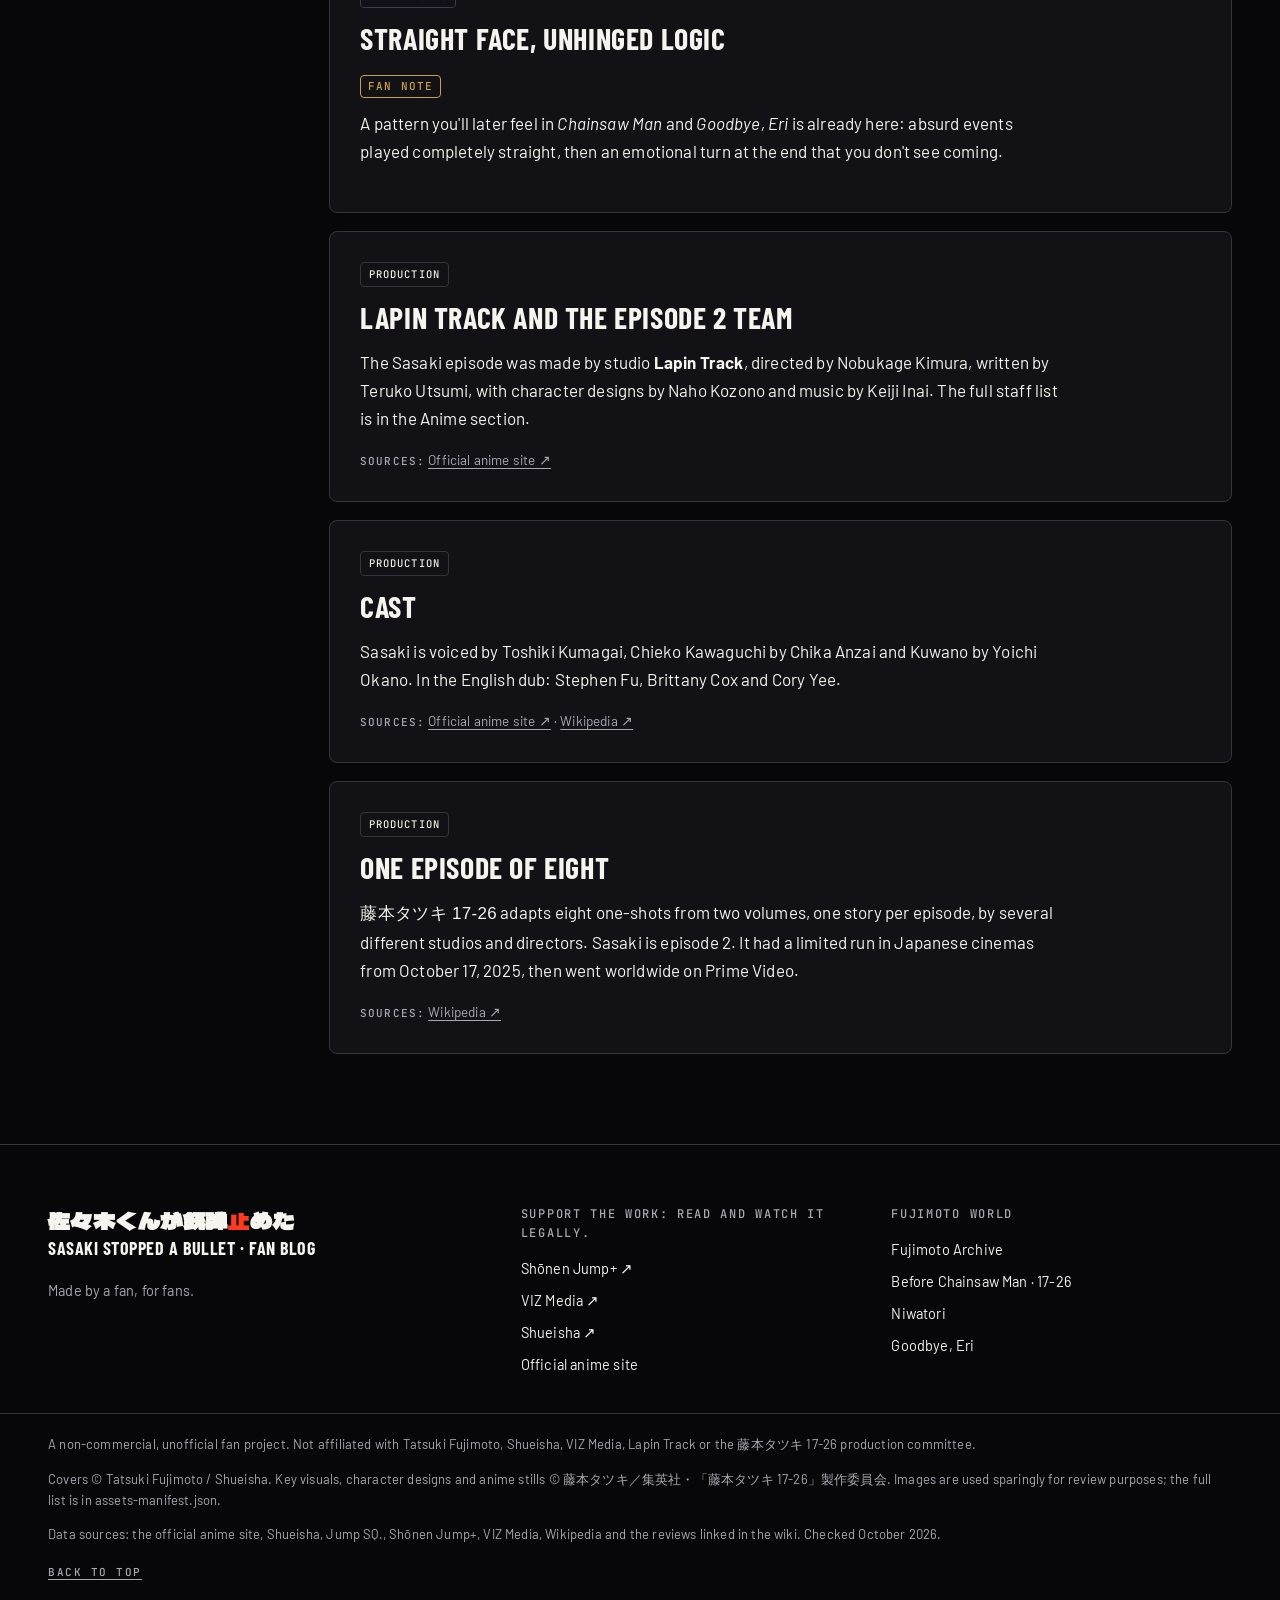
<file: wiki.html>
<!doctype html>
<html lang="id">
<head>
<meta charset="utf-8">
<meta name="viewport" content="width=device-width, initial-scale=1">
<title>Wiki · Sasaki Stopped a Bullet</title>
<meta name="description" content="Wiki fan Sasaki Stopped a Bullet: tema, simbolisme, trivia, produksi, dan hubungannya dengan karya Tatsuki Fujimoto lain.">
<meta name="theme-color" content="#07070a">
<meta name="color-scheme" content="dark">
<meta property="og:title" content="Wiki · 佐々木くんが銃弾止めた">
<meta property="og:image" content="assets/img/kv-1080.webp">
<link rel="icon" href="assets/favicon.svg" type="image/svg+xml">
<link rel="preconnect" href="https://fonts.googleapis.com">
<link rel="preconnect" href="https://fonts.gstatic.com" crossorigin>
<link href="https://fonts.googleapis.com/css2?family=Barlow+Condensed:wght@600;700;800&family=Barlow:ital,wght@0,400;0,500;0,600;1,400&family=Dela+Gothic+One&family=JetBrains+Mono:wght@500&display=swap" rel="stylesheet">
<link rel="stylesheet" href="css/style.css?v=3">
<script type="module" src="js/main.js?v=3"></script>
</head>
<body data-page="wiki" data-spoiler="0">

<div id="chrome-top"></div>

<main id="main" class="wiki">
  <header class="wiki__hero">
    <div class="wrap">
      <p class="eyebrow"><a href="index.html" data-i18n="wiki.back"></a> / <span data-i18n="wiki.label"></span></p>
      <h1 class="h1"><span data-i18n="wiki.title"></span> <span class="wiki__jp" lang="ja" aria-hidden="true">弾</span></h1>
      <p class="sec-head__lede" data-i18n="wiki.lede"></p>
      <div class="wsearch" role="search">
        <label class="sr-only" for="q" data-i18n="wiki.search"></label>
        <svg viewBox="0 0 24 24" aria-hidden="true"><circle cx="12" cy="12" r="7"/><path d="M12 2v5M12 17v5M2 12h5M17 12h5"/></svg>
        <input id="q" type="search" autocomplete="off" spellcheck="false" data-i18n-attr="placeholder:wiki.searchPh">
        <kbd aria-hidden="true">/</kbd>
      </div>
      <div class="chips" id="chips" role="group"></div>
      <p class="wiki__count muted" id="count" aria-live="polite"></p>
    </div>
  </header>

  <div class="wrap wiki__layout">
    <aside class="wtoc" aria-labelledby="toc-h">
      <p class="eyebrow" id="toc-h" data-i18n="wiki.toc"></p>
      <ol id="toc"></ol>
    </aside>
    <div class="wiki__articles" id="articles"></div>
  </div>
</main>

<div id="chrome-bottom"></div>
<noscript><p style="padding:2rem;color:#fff;background:#000">Situs ini membutuhkan JavaScript. This site needs JavaScript.</p></noscript>
</body>
</html>
</file>
<file: css/style.css>
/* =====================================================================
   Sasaki Stopped a Bullet · fan blog
   Design: DESIGN.md (SpaceX base + 17-21 cover palette, "one bullet")
   ===================================================================== */

/* ---------- tokens ---------- */
:root {
  --night: #07070a;
  --night-soft: #111116;
  --night-2: #18181f;
  --hairline: #34343b;
  --white: #f6f4ee;
  --mute: #a9a8b2;
  --chalkboard: #1f3a2e;
  --chalkboard-2: #183126;
  --chalk: #ecebdf;
  --orange: #f0672a;
  --orange-deep: #d9541c;
  --moon: #e9f26f;
  --earth-blue: #4fb2e0;
  --earth-green: #4c9a3a;
  --gakuran: #4b3a63;
  --brass: #c9a24a;
  --brass-hi: #f3d68a;
  --flash: #ff3b1f;
  --ink: #0d0d0d;
  --paper: #f4f2ec;

  --f-display: "Barlow Condensed", "Arial Narrow", Arial, sans-serif;
  --f-body: "Barlow", Arial, Verdana, sans-serif;
  --f-jp: "Dela Gothic One", "Hiragino Kaku Gothic ProN", "Yu Gothic", sans-serif;
  --f-jp-text: "Hiragino Sans", "Yu Gothic UI", "Yu Gothic", Meiryo, "Noto Sans JP", sans-serif;
  --f-mono: "JetBrains Mono", ui-monospace, Consolas, monospace;

  --ease: cubic-bezier(.2, .7, .2, 1);
  --header-h: 64px;
  --wrap: 1200px;
  --pad: clamp(20px, 5vw, 48px);

  /* custom cursors: crosshair (default) and reticle-with-dot (interactive) */
  --cur: url("data:image/svg+xml,%3Csvg xmlns='http://www.w3.org/2000/svg' width='32' height='32' viewBox='0 0 32 32'%3E%3Cg fill='none' stroke='%23000' stroke-width='3.5'%3E%3Ccircle cx='16' cy='16' r='8'/%3E%3Cpath d='M16 2v8M16 22v8M2 16h8M22 16h8'/%3E%3C/g%3E%3Cg fill='none' stroke='%23fff' stroke-width='1.5'%3E%3Ccircle cx='16' cy='16' r='8'/%3E%3Cpath d='M16 2v8M16 22v8M2 16h8M22 16h8'/%3E%3C/g%3E%3C/svg%3E") 16 16, crosshair;
  --cur-hot: url("data:image/svg+xml,%3Csvg xmlns='http://www.w3.org/2000/svg' width='32' height='32' viewBox='0 0 32 32'%3E%3Cg fill='none' stroke='%23000' stroke-width='3.5'%3E%3Ccircle cx='16' cy='16' r='10'/%3E%3Cpath d='M16 1v6M16 25v6M1 16h6M25 16h6'/%3E%3C/g%3E%3Cg fill='none' stroke='%23e9f26f' stroke-width='1.6'%3E%3Ccircle cx='16' cy='16' r='10'/%3E%3Cpath d='M16 1v6M16 25v6M1 16h6M25 16h6'/%3E%3C/g%3E%3Ccircle cx='16' cy='16' r='2.6' fill='%23ff3b1f' stroke='%23000'/%3E%3C/svg%3E") 16 16, pointer;
}

/* ---------- base ---------- */
*, *::before, *::after { box-sizing: border-box; }
html { -webkit-text-size-adjust: 100%; scroll-behavior: smooth; scroll-padding-top: calc(var(--header-h) + 12px); }
@media (pointer: fine) { html { cursor: var(--cur); } a, button, [role="tab"], label, summary, .cmp__range { cursor: var(--cur-hot); } }
body {
  margin: 0; background: var(--night); color: var(--white);
  font: 400 17px/1.65 var(--f-body); letter-spacing: .01em;
  overflow-x: hidden; text-rendering: optimizeLegibility; -webkit-font-smoothing: antialiased;
}
img { max-width: 100%; height: auto; display: block; }
a { color: inherit; text-decoration-thickness: 1px; text-underline-offset: 3px; }
button { font: inherit; color: inherit; background: none; border: 0; padding: 0; }
h1, h2, h3, h4 { margin: 0; font-weight: 700; }
p { margin: 0 0 1em; }
dialog { color: inherit; }
::selection { background: var(--moon); color: var(--ink); }
:focus-visible { outline: 2px solid var(--moon); outline-offset: 3px; border-radius: 2px; }
[lang="ja"] { font-family: var(--f-jp-text); letter-spacing: .02em; }
/* display Japanese (logo, SFX, numerals) uses Dela Gothic One; inline text uses system JP fonts */
.logo, .brand__jp, .sfx, .act__num [lang="ja"], .panel__sfx, .freeze__stop, .board__l1, .wiki__jp, .foot__brand [lang="ja"], .intro [lang="ja"] { font-family: var(--f-jp); }
html.intro-on body { overflow: hidden; }
html.js:not(.is-ready) main { visibility: hidden; }

.sr-only { position: absolute; width: 1px; height: 1px; overflow: hidden; clip: rect(0 0 0 0); white-space: nowrap; }
.skip { position: fixed; left: 12px; top: -60px; z-index: 300; background: var(--moon); color: var(--ink); padding: 10px 16px; font-weight: 700; border-radius: 4px; transition: top .2s; }
.skip:focus { top: 12px; }
.wrap { width: 100%; max-width: calc(var(--wrap) + var(--pad) * 2); margin-inline: auto; padding-inline: var(--pad); }
.narrow { max-width: calc(760px + var(--pad) * 2); }
.muted { color: var(--mute); }
.small { font-size: 14px; }

/* film grain over everything (static under reduced motion) */
body::after {
  content: ""; position: fixed; inset: -50%; z-index: 250; pointer-events: none; opacity: .075;
  background-image: url("data:image/svg+xml,%3Csvg xmlns='http://www.w3.org/2000/svg' width='180' height='180'%3E%3Cfilter id='n'%3E%3CfeTurbulence type='fractalNoise' baseFrequency='.9' numOctaves='2' stitchTiles='stitch'/%3E%3C/filter%3E%3Crect width='100%25' height='100%25' filter='url(%23n)'/%3E%3C/svg%3E");
  animation: grain 1s steps(4) infinite;
}
@keyframes grain { 0% { transform: translate(0, 0); } 25% { transform: translate(-3%, 2%); } 50% { transform: translate(2%, -3%); } 75% { transform: translate(-2%, -1%); } 100% { transform: translate(0, 0); } }

/* ---------- type ---------- */
.eyebrow { font: 500 12px/1.6 var(--f-mono); letter-spacing: .14em; text-transform: uppercase; color: var(--mute); margin: 0 0 14px; }
.eyebrow a { color: var(--white); }
.h1, .h2 { font-family: var(--f-display); text-transform: uppercase; font-weight: 800; letter-spacing: .015em; line-height: .92; }
.h1 { font-size: clamp(52px, 9vw, 128px); }
.h2 { font-size: clamp(40px, 6.5vw, 92px); margin-bottom: 20px; }
.h3 { font: 700 clamp(22px, 2.4vw, 30px)/1.1 var(--f-display); text-transform: uppercase; letter-spacing: .02em; margin-bottom: 12px; }
.h4 { font: 500 12px/1.6 var(--f-mono); letter-spacing: .14em; text-transform: uppercase; color: var(--brass); margin: 40px 0 14px; }
.sec-head { max-width: 860px; margin-bottom: 48px; }
.sec-head__lede { font-size: clamp(17px, 1.5vw, 20px); color: var(--mute); max-width: 62ch; }
.sec-head--big .h2 { font-size: clamp(52px, 10vw, 150px); }

/* ghost pill (SpaceX) */
.btn-ghost {
  display: inline-flex; align-items: center; gap: 10px; padding: 17px 26px; border: 1px solid currentColor; border-radius: 32px;
  font: 700 13px/1 var(--f-body); letter-spacing: .09em; text-transform: uppercase; text-decoration: none;
  transition: background-color .25s, color .25s;
}
.btn-ghost:hover { background: var(--white); color: var(--ink); }
.btn-ghost--sm { padding: 11px 18px; font-size: 12px; }

/* reveal */
html.js .reveal { opacity: 0; transform: translateY(24px); transition: opacity .6s var(--ease) var(--d, 0ms), transform .6s var(--ease) var(--d, 0ms); }
html.js .reveal.is-in { opacity: 1; transform: none; }

/* ---------- the bullet (pure CSS) ---------- */
.bullet {
  display: block; width: 46px; height: 15px; position: relative;
  background: linear-gradient(180deg, var(--brass-hi) 0%, var(--brass) 45%, #8a6a22 100%);
  border-radius: 2px 60% 60% 2px / 2px 50% 50% 2px;
  box-shadow: inset -6px 0 0 -3px rgba(0,0,0,.08);
}
.bullet::before { content: ""; position: absolute; left: 30%; top: 0; bottom: 0; width: 2px; background: rgba(0,0,0,.28); }
.bullet--xl { width: 92px; height: 30px; }

/* =====================================================================
   HEADER
   ===================================================================== */
.top {
  position: fixed; inset: 0 0 auto; z-index: 90; height: var(--header-h);
  display: flex; align-items: center; gap: 20px; padding-inline: clamp(14px, 3vw, 32px);
  transition: background-color .3s, border-color .3s; border-bottom: 1px solid transparent;
}
.top.is-solid, body.menu-open .top { background: rgba(7, 7, 10, .88); border-bottom-color: var(--hairline); backdrop-filter: blur(8px); }
.brand { display: flex; align-items: center; gap: 10px; text-decoration: none; white-space: nowrap; }
.ico-cross { width: 26px; height: 26px; fill: none; stroke: var(--white); stroke-width: 1.6; flex: none; transition: transform .5s var(--ease); }
.ico-cross .dot { fill: var(--flash); stroke: none; }
.brand:hover .ico-cross { transform: rotate(90deg); }
.brand__jp { font-size: 15px; }
.brand__jp b { color: var(--flash); font-weight: 400; font-size: 1.25em; }
.brand__en { display: none; }

.nav { display: flex; align-items: center; gap: 22px; margin-left: auto; }
.nav ol, .nav ul { list-style: none; margin: 0; padding: 0; display: flex; gap: 18px; }
.nav__acts { counter-reset: act; }
.nav__acts li { counter-increment: act; }
.nav__acts a::before { content: counter(act, upper-roman) " "; color: var(--brass); }
.nav a, .nav__world-btn {
  white-space: nowrap;
  font: 700 13px/1 var(--f-body); letter-spacing: .1em; text-transform: uppercase; text-decoration: none; padding: 8px 0;
  border-bottom: 1px solid transparent; transition: border-color .2s, color .2s;
}
.nav a:hover, .nav a[aria-current] { border-bottom-color: var(--white); }
.nav__refs { padding-left: 18px !important; border-left: 1px solid var(--hairline); }
.nav__world { position: relative; }
.world-pop {
  position: absolute; right: 0; top: calc(100% + 12px); min-width: 250px; display: block !important;
  background: var(--night-soft); border: 1px solid var(--hairline); border-radius: 8px; padding: 8px !important;
}
.world-pop[hidden] { display: none !important; }
.world-pop a { display: block; padding: 10px 12px; border-radius: 4px; border: 0; }
.world-pop a:hover { background: var(--night-2); }

.tools { display: flex; align-items: center; gap: 8px; }
.tool { display: inline-flex; align-items: center; gap: 8px; height: 36px; padding: 0 12px; border: 1px solid var(--hairline); border-radius: 32px; font: 500 12px/1 var(--f-mono); text-transform: uppercase; letter-spacing: .08em; transition: border-color .2s, background-color .2s; }
.tool:hover { border-color: var(--white); }
.tool__dots { display: inline-flex; gap: 3px; }
.tool__dots i { width: 6px; height: 6px; border-radius: 50%; background: var(--hairline); }
.tool--spoiler[data-level="0"] .tool__dots i:nth-child(1),
.tool--spoiler[data-level="1"] .tool__dots i:nth-child(-n+2),
.tool--spoiler[data-level="2"] .tool__dots i { background: var(--flash); }
.tool--spoiler[data-level="0"] .tool__dots i:nth-child(1) { background: var(--moon); }
.tool--sound { width: 36px; padding: 0; justify-content: center; }
.tool--sound svg { width: 18px; height: 18px; fill: none; stroke: currentColor; stroke-width: 1.6; stroke-linejoin: round; }
.tool--sound .wave { display: none; }
.tool--sound.is-on .wave { display: block; }
.tool--sound.is-on .mute { display: none; }
.tool--sound.is-on { border-color: var(--brass); color: var(--brass); }
.lang { display: inline-flex; border: 1px solid var(--hairline); border-radius: 32px; overflow: hidden; height: 36px; }
.lang button { padding: 0 11px; font: 500 12px/1 var(--f-mono); letter-spacing: .08em; color: var(--mute); }
.lang button[aria-pressed="true"] { background: var(--white); color: var(--ink); }
.tool--menu { display: none; width: 40px; padding: 0; justify-content: center; }
.burger { display: grid; gap: 6px; width: 18px; }
.burger i { height: 2px; background: currentColor; transition: transform .3s var(--ease); }
body.menu-open .burger i:first-child { transform: translateY(4px) rotate(45deg); }
body.menu-open .burger i:last-child { transform: translateY(-4px) rotate(-45deg); }

/* =====================================================================
   SPOILER GATE + CENSOR INK
   ===================================================================== */
.gate { border: 0; padding: 0; background: transparent; max-width: min(860px, calc(100vw - 24px)); width: 100%; }
.gate::backdrop { background: rgba(0, 0, 0, .82); backdrop-filter: blur(4px); }
.gate__card { background: var(--night-soft); border: 1px solid var(--hairline); border-radius: 8px; padding: clamp(22px, 4vw, 44px); }
.gate h2 { font: 800 clamp(30px, 4.4vw, 52px)/.95 var(--f-display); text-transform: uppercase; margin-bottom: 14px; }
.gate__lede { color: var(--mute); max-width: 60ch; }
.gate__opts { display: grid; grid-template-columns: repeat(3, 1fr); gap: 12px; margin: 26px 0 16px; }
.gate__opt {
  text-align: left; display: grid; gap: 8px; align-content: start; padding: 18px; border: 1px solid var(--hairline); border-radius: 8px;
  background: var(--night); transition: border-color .2s, transform .2s var(--ease);
}
.gate__opt:hover, .gate__opt:focus-visible { border-color: var(--white); transform: translateY(-2px); }
.gate__opt b { font: 700 22px/1 var(--f-display); text-transform: uppercase; letter-spacing: .02em; }
.gate__opt span:last-child { color: var(--mute); font-size: 15px; line-height: 1.45; }
.gate__opt[aria-current="true"] { border-color: var(--moon); box-shadow: inset 0 0 0 1px var(--moon); }
.gate__opt--2 { background: linear-gradient(160deg, rgba(240, 103, 42, .18), var(--night) 60%); }
.gate__meter { display: flex; gap: 4px; }
.gate__meter i { width: 26px; height: 8px; border-radius: 2px; background: var(--paper); }
.gate__meter i.on { background: var(--ink); box-shadow: inset 0 0 0 1px var(--hairline); }
.gate__note { font: 500 11px/1.6 var(--f-mono); letter-spacing: .1em; text-transform: uppercase; color: var(--mute); margin: 0; }

/* block censor: a redacted paper card laid over the hidden text */
.sp { position: relative; }
.sp.is-locked { min-height: 9.5rem; }
.sp.is-locked > .sp__body { visibility: hidden; }
.sp__cover {
  position: absolute; inset: -8px -10px; z-index: 2; border-radius: 4px; overflow: hidden;
  background: var(--paper); color: var(--ink); padding: 18px 20px;
  display: flex; flex-direction: column; justify-content: flex-end; align-items: flex-start; gap: 10px;
  box-shadow: 0 0 0 1px rgba(0,0,0,.4);
}
.sp__cover[hidden] { display: none; }
.sp__bars { position: absolute; inset: 14px 18px 64px; display: grid; gap: 10px; align-content: start; pointer-events: none; }
.sp__bars i {
  display: block; height: 18px; background: var(--ink); transform-origin: left center;
  clip-path: polygon(0 12%, 4% 0, 30% 8%, 62% 0, 100% 10%, 98% 90%, 70% 100%, 35% 92%, 3% 100%);
  transition: transform .45s var(--ease);
}
.sp__bars i:nth-child(1) { width: 92%; transform: rotate(-.6deg); }
.sp__bars i:nth-child(2) { width: 78%; transform: rotate(.5deg); }
.sp__bars i:nth-child(3) { width: 86%; transform: rotate(-.3deg); }
.sp__bars i:nth-child(4) { width: 54%; }
.sp__stamp {
  position: absolute; right: 16px; top: 12px; font: 800 18px/1 var(--f-display); letter-spacing: .14em; color: var(--flash);
  border: 3px double var(--flash); padding: 6px 10px; transform: rotate(-7deg); opacity: .92; mix-blend-mode: multiply;
}
.sp__tag { position: relative; font: 500 11px/1 var(--f-mono); letter-spacing: .12em; text-transform: uppercase; background: var(--paper); padding: 4px 6px; }
.sp__btn {
  position: relative; display: inline-flex; align-items: center; gap: 10px; padding: 11px 18px; border-radius: 32px;
  background: var(--ink); color: var(--paper); font: 700 12px/1 var(--f-body); letter-spacing: .09em; text-transform: uppercase;
  user-select: none; -webkit-user-select: none; touch-action: none;
}
.sp__btn:hover { background: #2a2a2a; }
.sp__ring { position: relative; width: 26px; height: 26px; flex: none; }
.sp__ring svg { width: 100%; height: 100%; transform: rotate(-90deg); fill: none; stroke-width: 3; }
.sp__ring circle { stroke: #444; }
.sp__ring .sp__ring-fill { stroke: var(--moon); stroke-dasharray: 95; stroke-dashoffset: 95; }
.sp__btn.is-holding .sp__ring-fill { transition: stroke-dashoffset var(--hold, 1200ms) linear; stroke-dashoffset: 0; }
.sp__bullet { position: absolute; left: 7px; top: 10px; width: 12px; height: 6px; background: var(--brass); border-radius: 1px 60% 60% 1px / 1px 50% 50% 1px; }
.sp__btn.is-holding .sp__bullet { animation: tremble .08s linear infinite; }
.sp__hint { position: relative; font: 500 10.5px/1.4 var(--f-mono); letter-spacing: .08em; text-transform: uppercase; color: #555; }
.sp.is-wiping .sp__bars i { transform: scaleX(0) !important; transform-origin: right center; }
.sp.is-wiping .sp__bars i:nth-child(2) { transition-delay: 60ms; }
.sp.is-wiping .sp__bars i:nth-child(3) { transition-delay: 120ms; }
.sp.is-wiping .sp__bars i:nth-child(4) { transition-delay: 180ms; }
.sp.is-wiping .sp__cover { transition: opacity .3s .25s; opacity: 0; }
.sp__body:focus { outline: none; }

/* inline redaction bar for JS-rendered strings */
.redact { display: inline-block; width: var(--len, 10ch); max-width: 100%; height: .9em; vertical-align: -.08em; background: currentColor; opacity: .82; border-radius: 1px; transform: rotate(-.4deg);
  clip-path: polygon(0 10%, 6% 0, 50% 8%, 100% 0, 99% 92%, 55% 100%, 2% 94%); }

/* uses the individual `translate` property so it never fights a transform */
@keyframes tremble { 0%,100% { translate: 0 0; } 25% { translate: .8px -.6px; } 50% { translate: -.6px .8px; } 75% { translate: .6px .5px; } }

/* =====================================================================
   INTRO
   ===================================================================== */
.intro { position: fixed; inset: 0; z-index: 200; display: grid; place-items: center; color: var(--white); pointer-events: auto; }
.intro__half { position: absolute; left: 0; right: 0; height: 50.5%; background: var(--night); transition: transform .85s var(--ease); }
.intro__half--a { top: 0; }
.intro__half--b { bottom: 0; }
.intro__hud { position: relative; text-align: center; font: 500 12px/1.6 var(--f-mono); letter-spacing: .16em; transition: opacity .3s; }
.intro__frame { color: var(--brass); font-weight: 500; }
.intro__cross { display: block; width: 120px; height: 120px; margin: 22px auto; fill: none; stroke: var(--white); stroke-width: 1.2; transition: transform .6s var(--ease); animation: spin 2.4s linear infinite; }
.intro__line { font: 400 italic 18px/1.4 var(--f-body); letter-spacing: .02em; text-transform: none; color: var(--mute); }
.intro__flash { position: absolute; inset: 0; background: radial-gradient(circle at 50% 50%, #fff 0%, var(--flash) 18%, transparent 60%); opacity: 0; pointer-events: none; }
.intro.is-shot .intro__flash { animation: muzzle .5s ease-out; }
.intro.is-shot .intro__cross { transform: scale(.25); }
.intro__skip { position: absolute; right: 22px; bottom: 22px; font: 500 12px/1 var(--f-mono); letter-spacing: .14em; text-transform: uppercase; padding: 10px 14px; border: 1px solid var(--hairline); border-radius: 32px; }
.intro.is-out { pointer-events: none; }
.intro.is-out .intro__half--a { transform: translateY(-101%); }
.intro.is-out .intro__half--b { transform: translateY(101%); }
.intro.is-out .intro__hud, .intro.is-out .intro__skip { opacity: 0; }
@keyframes muzzle { 0% { opacity: 1; } 100% { opacity: 0; } }
@keyframes spin { to { transform: rotate(360deg); } }

/* =====================================================================
   STORY RAIL (timeline that follows scroll)
   ===================================================================== */
.rail { position: fixed; right: 16px; top: 50%; transform: translateY(-50%); z-index: 70; height: min(60vh, 520px); width: 22px; }
.rail__track { position: absolute; left: 10px; top: 0; bottom: 0; width: 2px; background: var(--hairline); }
.rail__fill { position: absolute; inset: 0 0 auto; height: calc(var(--prog, 0) * 100%); background: var(--brass); }
.rail__bullet { position: absolute; left: 50%; top: calc(var(--prog, 0) * 100%); width: 22px; height: 8px; margin: -4px 0 0 -11px; transform: rotate(90deg);
  background: linear-gradient(180deg, var(--brass-hi), var(--brass) 50%, #8a6a22); border-radius: 1px 60% 60% 1px / 1px 50% 50% 1px; }
.rail__list { list-style: none; margin: 0; padding: 0; position: absolute; inset: 0; display: flex; flex-direction: column; justify-content: space-between; z-index: 1; }
.rail__beat { display: block; position: relative; width: 22px; height: 14px; }
.rail__beat i { position: absolute; left: 6px; top: 2px; width: 10px; height: 10px; border-radius: 50%; background: var(--night); border: 2px solid var(--hairline); transition: transform .3s var(--ease), border-color .3s, background-color .3s; }
.rail__beat.is-past i { border-color: var(--brass); background: var(--brass); }
.rail__beat[aria-current] i { border-color: var(--moon); background: var(--night); transform: scale(1.4); }
.rail__beat span {
  position: absolute; right: 30px; top: 50%; transform: translate(6px, -50%); white-space: nowrap; opacity: 0; pointer-events: none;
  font: 500 11px/1 var(--f-mono); letter-spacing: .1em; text-transform: uppercase; background: var(--night-soft); border: 1px solid var(--hairline); padding: 7px 9px; border-radius: 4px;
  transition: opacity .2s, transform .2s var(--ease);
}
.rail__beat:hover span, .rail__beat:focus-visible span, .rail__beat[aria-current] span { opacity: 1; transform: translate(0, -50%); }
.rail:not(:hover) .rail__beat[aria-current] span { opacity: .0; }
.rail:hover .rail__beat span { opacity: .9; transform: translate(0, -50%); }

/* =====================================================================
   HERO · FRAME 0
   ===================================================================== */
.hero { position: relative; min-height: 100svh; display: grid; grid-template-columns: 1fr minmax(0, 46%); align-items: center; overflow: hidden;
  background:
    radial-gradient(circle at 20% 80%, rgba(240,103,42,.16), transparent 50%),
    radial-gradient(rgba(240,103,42,.22) 1px, transparent 1.6px) 0 0 / 7px 7px,
    var(--night); }
.hero__kv { position: relative; grid-column: 2; grid-row: 1; height: 100%; min-height: 100svh; }
.hero__kv img { position: absolute; inset: 0; width: 100%; height: 100%; object-fit: cover; object-position: 50% 20%; }
.hero__kv::before { content: ""; position: absolute; inset: 0 auto 0 -1px; width: 120px; background: linear-gradient(90deg, var(--night), transparent); z-index: 1; }
.hero__credit { position: absolute; right: 12px; bottom: 10px; z-index: 2; font: 500 10px/1.3 var(--f-mono); color: rgba(255,255,255,.75); text-shadow: 0 1px 2px #000; max-width: 70%; text-align: right; }
.hero__copy { grid-column: 1; grid-row: 1; position: relative; z-index: 2; padding-top: calc(var(--header-h) + 40px); padding-bottom: 80px; max-width: 760px; margin-left: max(var(--pad), calc((100vw - var(--wrap)) / 2)); margin-right: 0; padding-left: 0; }
.hero__title { margin: 0 0 22px; }
.logo { display: flex; flex-wrap: wrap; align-items: flex-end; font-size: clamp(44px, 7vw, 112px); line-height: 1.02; letter-spacing: 0; color: var(--white); }
.logo__br { flex-basis: 100%; height: 0; }
.logo__kun { font-size: .38em; background: var(--white); color: var(--ink); border-radius: 50%; padding: .35em .28em; margin: 0 .08em .3em; line-height: 1; transform: rotate(-6deg); }
.logo__dan { position: relative; display: inline-block; }
.logo__reticle { position: absolute; left: 50%; top: 52%; width: .5em; height: .5em; margin: -.25em 0 0 -.25em; border: .06em solid var(--flash); border-radius: 50%; animation: spin 6s linear infinite; }
.logo__reticle::before, .logo__reticle::after { content: ""; position: absolute; background: var(--flash); }
.logo__reticle::before { left: 50%; top: -35%; bottom: -35%; width: .05em; margin-left: -.025em; }
.logo__reticle::after { top: 50%; left: -35%; right: -35%; height: .05em; margin-top: -.025em; }
.logo__stop { font-size: 1.7em; line-height: .8; color: var(--flash); margin: 0 .02em -.06em; text-shadow: .04em .04em 0 var(--ink); }
.hero__en { display: block; margin-top: 18px; font: 800 clamp(30px, 4.2vw, 64px)/.92 var(--f-display); text-transform: uppercase; letter-spacing: .03em; }
.hero__tag { font: 600 clamp(19px, 1.9vw, 24px)/1.35 var(--f-body); max-width: 34ch; }
.hero__lede { color: var(--mute); max-width: 56ch; }
.hero__cta { display: flex; flex-wrap: wrap; align-items: center; gap: 22px; margin-top: 26px; }
.hero__meta { list-style: none; margin: 0; padding: 0; display: flex; flex-wrap: wrap; gap: 6px 16px; font: 500 11px/1.4 var(--f-mono); letter-spacing: .1em; text-transform: uppercase; color: var(--mute); }
.hero__meta li::before { content: "▸ "; color: var(--brass); }
.hero__bullet { position: absolute; z-index: 3; left: 51%; top: 30%; display: flex; align-items: center; flex-direction: row-reverse; animation: tremble .12s linear infinite; }
.bullet__wake { width: 130px; height: 2px; margin-right: -2px; background: linear-gradient(90deg, transparent, rgba(243,214,138,.8)); box-shadow: 0 -6px 0 -0.5px rgba(243,214,138,.25), 0 6px 0 -0.5px rgba(243,214,138,.25); }
.hero__scroll { position: absolute; left: 50%; bottom: 18px; transform: translateX(-50%); z-index: 3; display: flex; flex-direction: column; align-items: center; gap: 10px; font: 500 11px/1 var(--f-mono); letter-spacing: .16em; text-transform: uppercase; color: var(--mute); margin: 0; }
.hero__scroll i { width: 1px; height: 36px; background: linear-gradient(var(--white), transparent); animation: drip 1.8s var(--ease) infinite; transform-origin: top; }
@keyframes drip { 0% { transform: scaleY(0); } 60% { transform: scaleY(1); opacity: 1; } 100% { transform: scaleY(1); opacity: 0; } }

/* =====================================================================
   PANEL SHATTER between acts
   ===================================================================== */
.shatter { position: relative; height: clamp(90px, 16vh, 170px); overflow: hidden; }
.shatter i { position: absolute; inset: 0; transition: transform 1s var(--ease), opacity 1s var(--ease); }
.shatter i:nth-child(1) { clip-path: polygon(0 0, 54% 0, 40% 100%, 0 100%); }
.shatter i:nth-child(2) { clip-path: polygon(54.6% 0, 80% 0, 70% 100%, 40.6% 100%); }
.shatter i:nth-child(3) { clip-path: polygon(80.6% 0, 100% 0, 100% 100%, 70.6% 100%); }
.shatter.is-in i:nth-child(1) { transform: translate(-18%, 30%) rotate(-5deg); opacity: 0; }
.shatter.is-in i:nth-child(2) { transform: translate(0, 120%) rotate(7deg); opacity: 0; transition-delay: .06s; }
.shatter.is-in i:nth-child(3) { transform: translate(20%, -30%) rotate(4deg); opacity: 0; transition-delay: .12s; }
.shatter--chalk { background: var(--chalkboard); }
.shatter--chalk i { background: var(--night); }
.shatter--dark { background: var(--night); }
.shatter--dark i { background: var(--night-soft); }
.shatter--dark::after { content: ""; position: absolute; inset: 0; background: radial-gradient(circle at 70% 60%, rgba(255,59,31,.25), transparent 50%); }
.shatter--orange { background: var(--orange); }
.shatter--orange i { background: var(--night); }

/* =====================================================================
   ACTS (shared)
   ===================================================================== */
.act { position: relative; padding: clamp(70px, 10vw, 140px) 0; overflow: hidden; }
.act__grid { display: grid; grid-template-columns: minmax(0, 1.05fr) minmax(0, .95fr); gap: clamp(28px, 4vw, 64px) clamp(28px, 5vw, 80px); align-items: start; }
.act__head { grid-column: 1 / -1; }
.act__num { display: flex; align-items: baseline; gap: 14px; margin: 0 0 6px; }
.act__num span:first-child { font: 800 clamp(60px, 9vw, 130px)/.8 var(--f-display); color: transparent; -webkit-text-stroke: 2px currentColor; }
.act__num span:last-child { font-size: clamp(20px, 2.4vw, 32px); opacity: .85; }
.act__text { font-size: clamp(17px, 1.45vw, 20px); max-width: 60ch; }
.act__text > * + * { margin-top: 18px; }

/* Act I · chalkboard */
.act--1 { background:
    radial-gradient(ellipse at 20% 10%, rgba(255,255,255,.06), transparent 50%),
    radial-gradient(ellipse at 80% 90%, rgba(255,255,255,.04), transparent 40%),
    var(--chalkboard); color: var(--chalk); }
.act--1 .eyebrow { color: rgba(236,235,223,.7); }
.act--1 .act__num { color: var(--chalk); }
.board { margin: 0; padding: 14px; background: #6b4a2b; border-radius: 6px; box-shadow: inset 0 0 0 2px #4d3420; transform: rotate(1deg); }
.board__surface { position: relative; min-height: 260px; padding: 30px 28px 40px; background:
    radial-gradient(ellipse at 30% 30%, rgba(255,255,255,.07), transparent 60%), var(--chalkboard-2);
  border-radius: 2px; font-family: var(--f-display); color: var(--chalk); text-shadow: 0 0 1px rgba(255,255,255,.6), 1px 1px 0 rgba(255,255,255,.08); }
.board__l1 { font-size: clamp(28px, 3vw, 40px); margin-bottom: 18px; }
.board__l2 { font-size: clamp(20px, 2vw, 26px); font-style: italic; opacity: .85; margin: 0; }
.board__l3 { font: 800 clamp(38px, 4.6vw, 64px)/1 var(--f-display); text-transform: uppercase; display: inline-block; border-bottom: 3px solid rgba(236,235,223,.7); padding-bottom: 4px; transform: rotate(-2deg); }
.board__eraser { position: absolute; right: 22px; bottom: -6px; width: 70px; height: 18px; background: linear-gradient(#e2d9c6 50%, #3b3b45 50%); border-radius: 2px; }
.act1__still { grid-column: 1 / -1; margin: 10px 0 0; max-width: 760px; }
.act1__still img { border-radius: 8px; width: 100%; filter: saturate(.85); }
.act1__still figcaption, .act2__kuwano figcaption, .act4__cover figcaption { font: 500 11px/1.5 var(--f-mono); letter-spacing: .05em; color: inherit; opacity: .7; margin-top: 8px; }

/* Act II · the shot */
.act--2 { background: var(--night); }
.act--2 .act__num { color: var(--flash); }
.act2__flash { position: absolute; inset: 0; pointer-events: none; opacity: 0; background: radial-gradient(circle at 72% 40%, #fff 0, rgba(255,59,31,.9) 12%, rgba(255,59,31,.25) 34%, transparent 60%); }
.act--2.is-fired .act2__flash { animation: muzzle .9s ease-out; }
.act--2.is-fired .act__grid { animation: shake .5s cubic-bezier(.36,.07,.19,.97); }
@keyframes shake { 10%, 90% { transform: translate(-1px, 0); } 20%, 80% { transform: translate(3px, -1px); } 30%, 50%, 70% { transform: translate(-6px, 2px); } 40%, 60% { transform: translate(6px, -2px); } }
.sfx { grid-column: 2; grid-row: 2; margin: 0; justify-self: center; align-self: center; font-size: clamp(110px, 20vw, 280px); line-height: .9; color: var(--flash); -webkit-text-stroke: 3px var(--white); transform: rotate(-12deg); text-shadow: 10px 10px 0 rgba(255,59,31,.25); }
html.js .sfx.reveal { transform: rotate(-12deg) scale(.6); }
html.js .sfx.reveal.is-in { transform: rotate(-12deg) scale(1); transition-timing-function: cubic-bezier(.3, 1.6, .5, 1); }
.act2__kuwano { grid-column: 2; grid-row: 3; margin: -40px 0 0; justify-self: end; width: min(320px, 70%); }
.act2__kuwano img { filter: grayscale(.9) contrast(1.15) brightness(.95); }

/* =====================================================================
   CAST
   ===================================================================== */
.cast { padding: clamp(80px, 10vw, 140px) 0; background: var(--night-soft); }
.cards { list-style: none; margin: 0; padding: 0; display: grid; grid-template-columns: repeat(3, 1fr); gap: clamp(14px, 2vw, 28px); }
.card { position: relative; perspective: 1400px; aspect-ratio: 3 / 4.3; }
.card__inner { position: absolute; inset: 0; transform-style: preserve-3d; transition: transform .8s var(--ease); }
@media (hover: hover) { .card:hover .card__inner { transform: rotateY(180deg); } }
.card.is-flipped .card__inner { transform: rotateY(180deg); }
@media (hover: hover) { .card.is-flipped:hover .card__inner { transform: rotateY(0deg); } }
.card__face { position: absolute; inset: 0; backface-visibility: hidden; -webkit-backface-visibility: hidden; border-radius: 8px; overflow: hidden; border: 1px solid var(--hairline); }
.card__front { background: var(--bg) center 30% / cover no-repeat, #f3f5c7; color: var(--ink); }
.card__img { position: absolute; left: 50%; bottom: -12%; height: 108%; width: auto; max-width: none; transform: translateX(-50%); transition: transform .6s var(--ease); }
.card__id { position: absolute; left: 0; right: 0; bottom: 0; padding: 18px; background: linear-gradient(transparent, rgba(7,7,10,.92) 45%); color: var(--white); }
.card__no { font: 500 11px/1 var(--f-mono); letter-spacing: .14em; color: var(--brass); }
.card__name { font: 800 clamp(30px, 3vw, 44px)/.95 var(--f-display); text-transform: uppercase; margin: 6px 0 2px; }
.card__jp { font-size: 15px; margin: 0; opacity: .85; }
.card__role { font: 500 11px/1.4 var(--f-mono); letter-spacing: .1em; text-transform: uppercase; color: var(--mute); margin: 6px 0 0; }
.card__back { transform: rotateY(180deg); background:
    radial-gradient(rgba(201,162,74,.14) 1px, transparent 1.6px) 0 0 / 6px 6px, var(--night); padding: 20px; display: flex; flex-direction: column; gap: 12px; }
.card__icon { width: 64px; height: 64px; border-radius: 50%; border: 2px solid var(--brass); }
.card__front-txt { font-weight: 600; margin: 0; line-height: 1.45; }
.facts { list-style: none; margin: 0; padding: 0; display: grid; gap: 8px; font-size: 15px; line-height: 1.45; color: var(--mute); }
.facts li { padding-left: 18px; position: relative; }
.facts li::before { content: ""; position: absolute; left: 0; top: .55em; width: 9px; height: 4px; background: var(--brass); border-radius: 1px 60% 60% 1px / 1px 50% 50% 1px; }
.facts li.is-red::before { background: var(--hairline); }
.facts--lg { font-size: 17px; color: var(--white); margin: 18px 0; }
.card__cv { font: 500 11px/1.5 var(--f-mono); letter-spacing: .06em; color: var(--mute); margin: auto 0 0; }
.card__more { align-self: flex-start; }
.card__flip { position: absolute; right: 10px; top: 10px; z-index: 3; width: 34px; height: 34px; border-radius: 50%; background: rgba(7,7,10,.75); border: 1px solid var(--hairline); font-size: 16px; }

/* relationship map */
.rel { margin-top: 70px; }
.rel__map { position: relative; max-width: 640px; aspect-ratio: 100 / 80; margin: 24px auto 0; }
.rel__map svg { position: absolute; inset: 0; width: 100%; height: 100%; overflow: visible; }
.rel__edge { fill: none; stroke: var(--chalk); stroke-width: .45; vector-effect: non-scaling-stroke; stroke-width: 1.6px; }
.rel__edge--1 { stroke: var(--brass); }
.rel__edge--2 { stroke: var(--orange); }
.rel__edge.is-locked { stroke: var(--hairline); stroke-dasharray: 5 5; }
#arrow path { fill: var(--chalk); }
#arrowL path { fill: var(--hairline); }
.rel__label { position: absolute; transform: translate(-50%, -50%); font: 500 11.5px/1.2 var(--f-mono); letter-spacing: .04em; background: var(--night-soft); border: 1px solid var(--hairline); padding: 5px 8px; border-radius: 4px; white-space: nowrap; color: var(--white); }
.rel__label.is-locked { color: var(--mute); }
.rel__node { position: absolute; transform: translate(-50%, -50%); display: grid; justify-items: center; gap: 6px; font: 700 14px/1 var(--f-display); text-transform: uppercase; letter-spacing: .06em; }
.rel__node img { width: clamp(58px, 9vw, 88px); height: auto; aspect-ratio: 1; border-radius: 50%; border: 2px solid var(--white); transition: transform .3s var(--ease), border-color .3s; }
.rel__node:hover img { transform: scale(1.08); border-color: var(--moon); }

/* character dialog */
.char-dlg { border: 0; padding: 0; background: transparent; width: min(980px, calc(100vw - 24px)); max-height: calc(100svh - 24px); }
.char-dlg::backdrop { background: rgba(0,0,0,.84); }
.char-dlg__card { display: grid; grid-template-columns: minmax(0, .8fr) minmax(0, 1.2fr); background: var(--night-soft); border: 1px solid var(--hairline); border-radius: 8px; overflow: hidden; }
.char-dlg__art { background: var(--bg) center / cover, #f3f5c7; display: flex; align-items: flex-end; justify-content: center; min-height: 420px; }
.char-dlg__art img { max-height: 70svh; width: auto; }
.char-dlg__body { padding: clamp(22px, 3.5vw, 40px); overflow-y: auto; max-height: calc(100svh - 24px); }
.char-dlg__jp { display: block; font-size: .32em; text-transform: none; margin-top: 8px; color: var(--mute); }
.kv { margin: 0; display: grid; }
.kv > div { display: grid; grid-template-columns: minmax(110px, 34%) 1fr; gap: 12px; padding: 11px 0; border-top: 1px solid var(--hairline); }
.kv dt { font: 500 11.5px/1.5 var(--f-mono); letter-spacing: .08em; text-transform: uppercase; color: var(--mute); }
.kv dd { margin: 0; }
.kv--sm { font-size: 15px; margin-bottom: 14px; }

/* =====================================================================
   SCREENING · trailer player
   ===================================================================== */
.screen { padding: clamp(80px, 10vw, 140px) 0; background: var(--night); }
.player__tabs { display: flex; gap: 8px; margin-bottom: 14px; flex-wrap: wrap; }
.ptab { padding: 10px 16px; border-radius: 32px; border: 1px solid var(--hairline); font: 500 12px/1 var(--f-mono); letter-spacing: .08em; text-transform: uppercase; color: var(--mute); }
.ptab[aria-selected="true"] { border-color: var(--white); color: var(--white); background: var(--night-2); }
.player__frame { position: relative; aspect-ratio: 16 / 9; border-radius: 8px; overflow: hidden; background: #000; border: 1px solid var(--hairline); }
.player__poster { position: absolute; inset: 0; width: 100%; height: 100%; object-fit: cover; filter: brightness(.72) saturate(.9); transition: filter .4s, transform .8s var(--ease); }
.player__frame:hover .player__poster { filter: brightness(.85); transform: scale(1.02); }
.player__frame iframe { position: absolute; inset: 0; width: 100%; height: 100%; border: 0; z-index: 3; }
.player__hud { position: absolute; left: 16px; top: 14px; right: 16px; z-index: 2; display: flex; justify-content: space-between; font: 500 12px/1 var(--f-mono); letter-spacing: .12em; pointer-events: none; text-shadow: 0 1px 2px #000; }
.rec { color: var(--flash); }
.player.is-playing .rec { animation: blink 1s steps(2) infinite; }
@keyframes blink { 50% { opacity: 0; } }
.player__play { position: absolute; left: 50%; top: 50%; width: clamp(90px, 12vw, 140px); height: clamp(90px, 12vw, 140px); transform: translate(-50%, -50%); z-index: 2; }
.player__play svg { width: 100%; height: 100%; fill: none; stroke: var(--white); stroke-width: 1.4; transition: transform .6s var(--ease); }
.player__play .tri { fill: var(--white); stroke: none; transition: fill .3s; }
.player__play:hover svg { transform: rotate(90deg); }
.player__play:hover .tri { fill: var(--moon); }
.player__bar { display: flex; flex-wrap: wrap; gap: 8px; margin-top: 12px; }
.pbtn { display: inline-flex; align-items: center; padding: 10px 14px; border: 1px solid var(--hairline); border-radius: 32px; font: 500 12px/1 var(--f-mono); letter-spacing: .08em; text-transform: uppercase; text-decoration: none; transition: border-color .2s; }
.pbtn:hover:not(:disabled) { border-color: var(--white); }
.pbtn:disabled { opacity: .4; }
.pbtn--link { margin-left: auto; }
.player__note { font-size: 13px; margin-top: 12px; }
.player.is-theater { position: fixed; inset: var(--header-h) 0 0; z-index: 80; background: rgba(0,0,0,.96); padding: 18px max(var(--pad), calc((100vw - 1500px) / 2)); display: flex; flex-direction: column; justify-content: center; opacity: 1 !important; transform: none !important; }
.player.is-theater .player__frame { width: min(100%, calc((100svh - var(--header-h) - 170px) * 16 / 9)); margin-inline: auto; }
.player.is-theater .player__tabs, .player.is-theater .player__bar, .player.is-theater .player__note { width: min(100%, calc((100svh - var(--header-h) - 170px) * 16 / 9)); margin-inline: auto; }
body.is-theater .rail { opacity: 0; pointer-events: none; }

/* =====================================================================
   ACT III · FREEZE (pinned, scroll scrubs)
   ===================================================================== */
.freeze { position: relative; height: 340vh; background: var(--night); }
.freeze__pin { position: sticky; top: 0; height: 100svh; overflow: hidden; display: grid; grid-template-rows: auto 1fr auto; padding-top: calc(var(--header-h) + 16px);
  background:
    radial-gradient(circle at 74% 52%, rgba(201,162,74, calc(.05 + var(--p, 0) * .2)), transparent 45%),
    radial-gradient(rgba(255,255,255,.07) 1px, transparent 1.5px) 0 0 / calc(7px + var(--p, 0) * 6px) calc(7px + var(--p, 0) * 6px),
    var(--night); }
.freeze__head .act__num { color: var(--brass); }
.freeze__head .h2 { margin-bottom: 0; }
.freeze__stage { position: relative; margin-inline: var(--pad); }
.freeze__muzzle { position: absolute; left: 4%; top: 50%; width: 70px; height: 70px; margin: -35px 0 0 -35px; border-radius: 50%;
  background: radial-gradient(circle, #fff 0, var(--flash) 30%, transparent 70%); opacity: calc(1 - var(--p, 0) * 12); }
.freeze__bullet { position: absolute; left: 8%; top: 50%; margin-top: -15px; transform: translateX(var(--x, 0)); z-index: 2; }
.freeze__bullet .bullet { transform: rotate(calc(var(--spin, 0deg) * .002)); }
.freeze.is-stopped .freeze__bullet { animation: tremble .12s linear infinite; }
.freeze__trail { position: absolute; left: 8%; top: 50%; height: 2px; width: var(--x, 0); margin-top: -1px;
  background: linear-gradient(90deg, transparent, rgba(243,214,138,.8));
  box-shadow: 0 -10px 0 -0.5px rgba(243,214,138,.18), 0 10px 0 -0.5px rgba(243,214,138,.18), 0 -22px 0 -0.5px rgba(243,214,138,.08), 0 22px 0 -0.5px rgba(243,214,138,.08);
  opacity: calc(1 - var(--pos, 0) * .6); }
.freeze__rings { position: absolute; left: calc(8% + var(--x, 0px) + 92px); top: 50%; }
.freeze__rings i { position: absolute; left: -60px; top: -60px; width: 120px; height: 120px; border-radius: 50%; border: 1.5px solid var(--brass-hi);
  opacity: clamp(0, calc((var(--p, 0) - .55) * 3), .8); transform: scale(calc(.3 + clamp(0, (var(--p, 0) - .55) * 4, 1.6))); }
.freeze__rings i:nth-child(2) { transform: scale(calc(.2 + clamp(0, (var(--p, 0) - .6) * 6, 2.6))); opacity: clamp(0, calc((var(--p, 0) - .6) * 2), .5); }
.freeze__rings i:nth-child(3) { transform: scale(calc(.1 + clamp(0, (var(--p, 0) - .66) * 9, 3.8))); opacity: clamp(0, calc((var(--p, 0) - .66) * 2), .3); }
.freeze.is-stopped .freeze__rings i { animation: pulse 1.6s ease-out infinite; }
.freeze.is-stopped .freeze__rings i:nth-child(2) { animation-delay: .5s; }
.freeze.is-stopped .freeze__rings i:nth-child(3) { animation-delay: 1s; }
@keyframes pulse { 0% { transform: scale(.4); opacity: .8; } 100% { transform: scale(3.6); opacity: 0; } }
.freeze__stop { position: absolute; left: calc(8% + 62% + 70px); top: 50%; font-size: clamp(120px, 17vw, 250px); line-height: 1; color: var(--flash);
  transform: translateY(-50%) scale(calc(.55 + clamp(0, (var(--p, 0) - .45) * 1.2, .45))); transform-origin: left center;
  opacity: clamp(0, calc((var(--p, 0) - .45) * 3), 1); text-shadow: .03em .03em 0 #000; pointer-events: none; }
.freeze.is-stopped .freeze__stop { text-shadow: .03em .03em 0 #000, 0 0 60px rgba(255,59,31,.45); }
.hud { margin: 0; display: grid; grid-template-columns: repeat(4, auto); justify-content: start; gap: 4px 34px; padding: 0 var(--pad) 26px; font-family: var(--f-mono); }
.hud dt { font-size: 10.5px; letter-spacing: .14em; text-transform: uppercase; color: var(--mute); }
.hud dd { margin: 0; font-size: clamp(15px, 1.6vw, 22px); color: var(--brass-hi); font-variant-numeric: tabular-nums; }
.freeze__caps { position: absolute; right: var(--pad); bottom: 26px; width: min(420px, 44vw); list-style: none; margin: 0; padding: 0; display: grid; gap: 8px; font: 600 clamp(16px, 1.5vw, 20px)/1.35 var(--f-body); }
.freeze__caps li { opacity: 0; transform: translateY(8px); transition: opacity .35s, transform .35s var(--ease); color: var(--mute); }
.freeze__caps li.is-on { opacity: .55; transform: none; }
.freeze__caps li.is-now { opacity: 1; color: var(--white); }
.freeze__static { display: none; }
.freeze.is-static { height: auto; }
.freeze.is-static .freeze__pin { position: relative; height: auto; min-height: 100svh; }
.freeze.is-static .freeze__stage { min-height: 300px; --p: 1; --pos: 1; --x: 50vw; }
.freeze.is-static .freeze__caps { position: static; width: auto; padding: 0 var(--pad) 30px; }
.freeze.is-static .freeze__caps li { opacity: 1; transform: none; color: var(--white); }
.freeze.is-static .freeze__static { display: block; padding: 0 var(--pad) 20px; }

.act--3b { background: var(--night); padding-top: 40px; }
.act--3b .h3 { color: var(--brass-hi); }

/* =====================================================================
   ACT IV · moon
   ===================================================================== */
.act--4 { background: var(--orange); color: var(--ink); min-height: 100svh; padding-bottom: clamp(160px, 22vw, 300px); }
.act--4 .eyebrow { color: rgba(13,13,13,.72); }
.act--4 .act__num { color: var(--ink); }
.act--4 .btn-ghost:hover { background: var(--ink); color: var(--orange); }
.sky { position: absolute; inset: 0; pointer-events: none; }
.sky__earth { position: absolute; right: 6%; top: 8%; width: clamp(140px, 22vw, 300px); aspect-ratio: 1; border-radius: 50%;
  background:
    radial-gradient(ellipse 30% 22% at 38% 34%, var(--earth-green) 60%, transparent 62%),
    radial-gradient(ellipse 18% 30% at 64% 58%, var(--earth-green) 60%, transparent 62%),
    radial-gradient(ellipse 14% 10% at 30% 70%, var(--earth-green) 60%, transparent 62%),
    var(--earth-blue);
  box-shadow: inset -14px -10px 0 rgba(0,0,0,.12); }
.sky__moon { position: absolute; left: -10%; right: -10%; bottom: -46vw; height: 64vw; border-radius: 50%;
  background:
    radial-gradient(ellipse 6% 3% at 30% 8%, #1a1a10 55%, transparent 60%),
    radial-gradient(ellipse 9% 4% at 58% 12%, #1a1a10 55%, transparent 60%),
    radial-gradient(ellipse 5% 2.5% at 78% 7%, #1a1a10 55%, transparent 60%),
    radial-gradient(ellipse 4% 2% at 44% 18%, #1a1a10 55%, transparent 60%),
    var(--moon); }
.sky__trail { position: absolute; left: 12%; bottom: 14vw; width: 60%; height: 60%; border-top: 3px dashed rgba(13,13,13,.4); border-radius: 50% 50% 0 0; transform: rotate(-18deg); transform-origin: left bottom; }
.act--4 .act__grid { position: relative; z-index: 1; }
.act4__cover { margin: 0; justify-self: center; width: min(340px, 80%); transform: rotate(3deg); }
.act4__cover img { border: 4px solid var(--ink); }
.act--4 .sp__cover { box-shadow: 0 0 0 2px var(--ink); }
@supports (animation-timeline: view()) {
  @media (prefers-reduced-motion: no-preference) {
    .sky__earth { animation: rise linear both; animation-timeline: view(); animation-range: entry 0% exit 60%; }
    @keyframes rise { from { transform: translateY(160px) scale(.8); } to { transform: translateY(-40px) scale(1); } }
  }
}

/* =====================================================================
   ARCHIVE · manga / anime / timeline
   ===================================================================== */
.archive { padding: clamp(90px, 12vw, 160px) 0 40px; background:
  linear-gradient(var(--night), var(--night)) padding-box,
  var(--night); }
.ref { padding: 50px 0 70px; border-top: 1px solid var(--hairline); }
.ref__head { margin-bottom: 26px; }
.ref__head .h2 { font-size: clamp(42px, 6vw, 84px); }
.ref__grid { display: grid; grid-template-columns: minmax(0, 1fr) minmax(0, 1fr); gap: clamp(24px, 4vw, 56px); align-items: start; }
.infobox { background: var(--night-soft); border: 1px solid var(--hairline); border-radius: 8px; padding: 6px 22px 16px; }
.infobox .h4 { margin-top: 18px; }
.vols { list-style: none; margin: 0; padding: 0; display: grid; gap: 10px; }
.vols li { display: grid; gap: 4px; padding: 14px 16px; border: 1px solid var(--hairline); border-radius: 8px; }
.vols b { font-weight: 600; }
.vols span { font: 500 12px/1.5 var(--f-mono); color: var(--mute); }
.toc-list { list-style: none; margin: 0; padding: 0; }
.toc-list li { display: grid; grid-template-columns: 34px 1fr auto; gap: 12px; align-items: baseline; padding: 11px 0; border-top: 1px solid var(--hairline); position: relative; }
.toc-list__n, .toc-list__y { font: 500 12px/1 var(--f-mono); color: var(--mute); }
.toc-list li.is-here { color: var(--orange); }
.toc-list li.is-here em { grid-column: 2 / -1; font: 500 10.5px/1 var(--f-mono); letter-spacing: .12em; text-transform: uppercase; font-style: normal; }
.covers { list-style: none; margin: 0; padding: 0; display: grid; grid-template-columns: repeat(auto-fill, minmax(170px, 1fr)); gap: 22px; }
.cover { display: block; width: 100%; aspect-ratio: 2 / 3.15; overflow: hidden; border-radius: 4px; background: var(--night-2); }
.cover img { width: 100%; height: 100%; object-fit: cover; transition: transform .6s var(--ease); }
.zoomable:hover img { transform: scale(1.04); }
.cover--empty { display: grid; place-items: center; border: 1px dashed var(--hairline); text-align: center; padding: 14px; font: 500 11px/1.5 var(--f-mono); letter-spacing: .1em; text-transform: uppercase; color: var(--mute); }
.covers p { margin-top: 8px; }

/* panel storyboard */
.viewer { margin-top: 50px; }
.viewer__head { display: flex; justify-content: space-between; gap: 20px; align-items: end; flex-wrap: wrap; margin-bottom: 16px; }
.viewer__head .muted { max-width: 64ch; margin: 0; }
/* scene strip */
.strip { list-style: none; margin: 0; padding: 4px 4px 16px; display: grid; grid-auto-flow: column; grid-auto-columns: minmax(300px, 1fr); gap: 8px; overflow-x: auto; scroll-snap-type: x mandatory; }
.strip li { scroll-snap-align: start; align-self: start; }
.panel { position: relative; display: block; width: 100%; aspect-ratio: 3 / 4; text-align: left; overflow: hidden;
  background: radial-gradient(rgba(13,13,13,.16) 1px, transparent 1.4px) 0 0 / 6px 6px, var(--paper); color: var(--ink); border: 3px solid var(--ink); box-shadow: 0 0 0 4px var(--paper); }
.panel:hover { transform: translateY(-2px); }
.panel img { position: absolute; inset: 0; width: 100%; height: 100%; object-fit: cover; transition: transform .6s var(--ease); }
.panel:hover img { transform: scale(1.04); }
.strip .panel { aspect-ratio: 4 / 3; }
.panel:has(img) { background: var(--ink); }
.panel:has(img) .panel__cap { bottom: 10px; font-size: 14px; }
.panel__art { position: absolute; inset: 0; background: repeating-conic-gradient(from 0deg at 50% 60%, rgba(13,13,13,.0) 0 4deg, rgba(13,13,13,.12) 4deg 5deg); }
.panel--1 .panel__art, .panel--3 .panel__art { background: repeating-conic-gradient(from 0deg at 80% 40%, transparent 0 3deg, rgba(13,13,13,.32) 3deg 4deg); }
.panel--4 .panel__art { background: radial-gradient(circle at 50% 110%, var(--moon) 0 40%, transparent 41%), var(--orange); }
.panel__sfx { position: absolute; right: 8%; top: 18%; font-size: clamp(44px, 6vw, 72px); color: var(--ink); -webkit-text-stroke: 2px var(--paper); transform: rotate(-10deg); }
.panel__no { position: absolute; left: 10px; top: 10px; font: 500 11px/1 var(--f-mono); background: var(--ink); color: var(--paper); padding: 4px 6px; }
.panel__cap { position: absolute; left: 10px; right: 10px; bottom: 42px; background: var(--paper); border: 2px solid var(--ink); padding: 8px 10px; font: 600 15px/1.35 var(--f-body); }
.panel__slot { position: absolute; left: 10px; right: 10px; bottom: 10px; font: 500 9.5px/1.3 var(--f-mono); letter-spacing: .06em; text-transform: uppercase; color: rgba(13,13,13,.55); }
.panel.is-locked { background: var(--ink); }
.panel.is-locked .panel__art { background: repeating-linear-gradient(-8deg, transparent 0 16px, rgba(255,255,255,.04) 16px 18px); }
.panel.is-locked .panel__cap { background: var(--ink); color: var(--paper); border-color: var(--paper); }
.panel.is-locked .panel__slot { color: rgba(244,242,236,.5); }
.panel.is-locked::after { content: "✕"; position: absolute; right: 10px; top: 8px; color: var(--flash); font: 800 22px/1 var(--f-display); }
.panel--big { width: min(560px, 86vw); aspect-ratio: 3 / 4; }
.panel--big .panel__cap { font-size: 20px; }
.panel--big .panel__sfx { font-size: 110px; }

.legal { margin-top: 30px; }
.legal__list { list-style: none; margin: 0; padding: 0; display: grid; grid-template-columns: repeat(3, 1fr); gap: 12px; }
.legal__list a { display: grid; gap: 6px; padding: 18px; border: 1px solid var(--hairline); border-radius: 8px; text-decoration: none; transition: border-color .2s, background-color .2s; }
.legal__list a:hover { border-color: var(--orange); background: rgba(240,103,42,.08); }
.legal__list span { font-size: 14px; color: var(--mute); }

/* tables */
.tbl { width: 100%; border-collapse: collapse; font-size: 15px; }
.tbl th, .tbl td { text-align: left; padding: 10px 8px 10px 0; border-top: 1px solid var(--hairline); vertical-align: top; }
.tbl th[scope="row"] { font: 500 11.5px/1.5 var(--f-mono); letter-spacing: .06em; text-transform: uppercase; color: var(--mute); width: 42%; }
.tbl thead th { font: 500 11px/1.5 var(--f-mono); letter-spacing: .1em; text-transform: uppercase; color: var(--brass); border-top: 0; }
.tbl small { display: block; color: var(--mute); font-size: 13px; }
.release { list-style: none; margin: 0; padding: 0; }
.release li { display: grid; grid-template-columns: 110px 1fr; gap: 14px; padding: 12px 0; border-top: 1px solid var(--hairline); }
.release time { font: 500 12px/1.6 var(--f-mono); color: var(--brass-hi); }
.ref__links { display: flex; flex-wrap: wrap; gap: 10px; margin-top: 22px; }

/* compare slider */
.cmp { position: relative; width: min(420px, 100%); aspect-ratio: 760 / 1197; margin: 18px 0 10px; border-radius: 6px; overflow: hidden; user-select: none; touch-action: pan-y; }
.cmp img { position: absolute; inset: 0; width: 100%; height: 100%; object-fit: cover; }
.cmp__b { clip-path: inset(0 0 0 var(--pos)); object-position: 50% 30%; }
.cmp__handle { position: absolute; top: 0; bottom: 0; left: var(--pos); width: 2px; margin-left: -1px; background: var(--white); pointer-events: none; }
.cmp__handle i { position: absolute; top: 50%; left: 50%; width: 46px; height: 46px; margin: -23px 0 0 -23px; border-radius: 50%; background: var(--night); border: 2px solid var(--white); }
.cmp__handle i::before { content: "‹ ›"; position: absolute; inset: 0; display: grid; place-items: center; font: 700 16px/1 var(--f-body); letter-spacing: 4px; }
.cmp__label { position: absolute; bottom: 12px; font: 500 11px/1 var(--f-mono); letter-spacing: .1em; text-transform: uppercase; background: rgba(7,7,10,.82); padding: 7px 9px; border-radius: 4px; pointer-events: none; }
.cmp__label--a { left: 12px; }
.cmp__label--b { right: 12px; }
.cmp__range { position: absolute; inset: 0; width: 100%; height: 100%; opacity: 0; margin: 0; cursor: ew-resize; }
.cmp:has(.cmp__range:focus-visible) { outline: 2px solid var(--moon); outline-offset: 3px; }

/* gallery */
.gallery { list-style: none; margin: 0; padding: 0; display: grid; grid-template-columns: repeat(auto-fill, minmax(220px, 1fr)); grid-auto-rows: 200px; grid-auto-flow: dense; gap: 10px; }
.gallery li.is-tall { grid-row: span 2; }
.gallery button { position: relative; display: block; width: 100%; height: 100%; overflow: hidden; border-radius: 6px; background: var(--night-2); }
.gallery img { width: 100%; height: 100%; object-fit: cover; transition: transform .6s var(--ease); }
.gallery li.is-art button { background: radial-gradient(circle at 50% 30%, #f3f5c7, #c9cf7a); }
.gallery li.is-art img { object-fit: contain; object-position: 50% 12%; height: 160%; }
.gallery__cap { position: absolute; left: 0; right: 0; bottom: 0; padding: 26px 12px 10px; text-align: left; background: linear-gradient(transparent, rgba(7,7,10,.9)); font: 500 11px/1.4 var(--f-mono); letter-spacing: .06em; text-transform: uppercase; }

/* production timeline (horizontal) */
.tl { list-style: none; margin: 10px 0 0; padding: 30px max(var(--pad), calc((100vw - var(--wrap)) / 2)) 24px; display: grid; grid-auto-flow: column; grid-auto-columns: minmax(230px, 280px); gap: 0; overflow-x: auto; scroll-snap-type: x proximity; position: relative; }
.tl li { position: relative; padding: 34px 22px 0 0; border-top: 2px solid var(--hairline); scroll-snap-align: start; }
.tl li::before { content: ""; position: absolute; left: 0; top: -9px; width: 30px; height: 10px; background: var(--brass); border-radius: 1px 60% 60% 1px / 1px 50% 50% 1px; }
.tl li:last-child::before { background: var(--orange); }
.tl time { font: 500 13px/1 var(--f-mono); color: var(--brass-hi); letter-spacing: .06em; }
.tl p { margin: 10px 0 0; color: var(--mute); font-size: 15.5px; }

/* =====================================================================
   FUJIMOTO WORLD
   ===================================================================== */
.world { padding: clamp(80px, 10vw, 130px) 0; background: var(--night-soft); border-top: 1px solid var(--hairline); }
.world__cards { list-style: none; margin: 0; padding: 0; display: grid; grid-template-columns: repeat(4, 1fr); gap: 14px; }
.wcard { display: grid; grid-template-rows: 150px 1fr; height: 100%; border: 1px solid var(--hairline); border-radius: 8px; overflow: hidden; text-decoration: none; background: var(--night); transition: border-color .25s, transform .25s var(--ease); }
.wcard:hover { border-color: var(--white); transform: translateY(-3px); }
.wcard__mark { display: grid; place-items: center; background: var(--tone); overflow: hidden; }
.wcard__mark img { width: 100%; height: 100%; object-fit: cover; object-position: 50% 30%; }
.wcard__mark b { font: 800 46px/1 var(--f-display); color: var(--orange); letter-spacing: .04em; }
.wcard__body { display: grid; gap: 8px; align-content: start; padding: 16px; }
.wcard__body b { font: 700 20px/1.1 var(--f-display); text-transform: uppercase; letter-spacing: .02em; }
.wcard__body span { font-size: 14.5px; color: var(--mute); line-height: 1.5; }
.wcard__body em { font: 500 11px/1 var(--f-mono); font-style: normal; letter-spacing: .12em; text-transform: uppercase; color: var(--brass); margin-top: 4px; }

/* =====================================================================
   FOOTER
   ===================================================================== */
.foot { background: var(--night); border-top: 1px solid var(--hairline); padding: 60px 0 40px; font-size: 14.5px; }
.foot__grid { display: grid; grid-template-columns: 1.3fr 1fr 1fr; gap: 30px; }
.foot__brand { font: 700 18px/1.4 var(--f-display); text-transform: uppercase; letter-spacing: .03em; }
.foot__brand [lang="ja"] { font-size: 22px; text-transform: none; }
.foot__brand b { color: var(--flash); font-weight: 400; }
.foot__made { color: var(--mute); }
.foot__links { list-style: none; margin: 0; padding: 0; display: grid; gap: 8px; }
.foot__links a { text-decoration: none; }
.foot__links a:hover { text-decoration: underline; }
.foot__legal { margin-top: 36px; padding-top: 20px; border-top: 1px solid var(--hairline); color: var(--mute); font-size: 13px; }
.foot__top { display: inline-block; margin-top: 8px; font: 500 11px/1 var(--f-mono); letter-spacing: .14em; text-transform: uppercase; }

/* =====================================================================
   LIGHTBOX
   ===================================================================== */
.lb { border: 0; padding: 0; margin: 0; inset: 0; width: 100vw; height: 100svh; max-width: none; max-height: none; background: #050507; color: var(--white); overflow: hidden; }
.lb::backdrop { background: #050507; }
.lb[open] { display: grid; grid-template-rows: 1fr auto auto; }
.lb__stage { position: relative; overflow: hidden; display: grid; place-items: center; padding: 20px; touch-action: none; }
.lb__item { transition: transform .2s ease-out; transform-origin: center; display: grid; place-items: center; max-width: 100%; max-height: 100%; }
.lb__item > img { max-width: min(92vw, 1200px); max-height: calc(100svh - 150px); width: auto; height: auto; object-fit: contain; user-select: none; }
.lb__item > img.is-art { background: radial-gradient(circle at 50% 30%, #f3f5c7, #c9cf7a); border-radius: 6px; }
.lb.is-zoomed .lb__stage { cursor: grab; }
.lb__cap { text-align: center; margin: 0; padding: 4px 20px; font-size: 14px; color: var(--mute); min-height: 1.6em; }
.lb__bar { display: flex; justify-content: center; align-items: center; gap: 6px; padding: 10px 14px 18px; flex-wrap: wrap; }
.lb__bar button { min-width: 42px; height: 42px; padding: 0 12px; border: 1px solid var(--hairline); border-radius: 32px; font: 500 14px/1 var(--f-mono); }
.lb__bar button:hover { border-color: var(--white); }
.lb__bar button[aria-pressed="true"] { background: var(--white); color: var(--ink); }
.lb__count { font: 500 12px/1 var(--f-mono); color: var(--mute); margin-right: 8px; }
.lb.is-reading .lb__stage { overflow-y: auto; place-items: start center; touch-action: pan-y; }
.lb.is-reading .lb__item { display: grid; gap: 22px; padding: 10px 0 40px; transform: none !important; }
.lb.is-reading [data-lb-act="prev"], .lb.is-reading [data-lb-act="next"], .lb.is-reading [data-lb-act="in"], .lb.is-reading [data-lb-act="out"] { display: none; }
.lb__page { margin: 0; display: grid; justify-items: center; gap: 8px; }
.lb__page img { max-width: min(92vw, 760px); height: auto; }
.lb__page figcaption { font-size: 13px; color: var(--mute); }

/* =====================================================================
   BULLET HOLES + SHOCKWAVE
   ===================================================================== */
.holes { position: absolute; left: 0; top: 0; width: 0; height: 0; z-index: 85; pointer-events: none; }
.hole { position: absolute; width: 16px; height: 16px; margin: -8px 0 0 -8px; border-radius: 50%; transform: rotate(var(--r));
  background: radial-gradient(circle, #000 0 30%, #2b2b2b 34%, rgba(160,160,160,.55) 44%, transparent 58%);
  transition: opacity 1s; }
.hole::before, .hole::after { content: ""; position: absolute; left: 50%; top: 50%; width: 22px; height: 1px; margin-left: -11px; background: rgba(200,200,200,.35); }
.hole::after { transform: rotate(62deg); width: 16px; margin-left: -8px; }
.hole.is-fading { opacity: 0; }
.ripple { position: absolute; width: 20px; height: 20px; margin: -10px 0 0 -10px; border-radius: 50%; border: 1.5px solid var(--moon); animation: ripple .7s var(--ease) forwards; }
@keyframes ripple { from { transform: scale(.4); opacity: 1; } to { transform: scale(5); opacity: 0; } }

/* =====================================================================
   WIKI
   ===================================================================== */
.wiki__hero { padding: calc(var(--header-h) + 60px) 0 34px; border-bottom: 1px solid var(--hairline); background:
  radial-gradient(circle at 85% 30%, rgba(240,103,42,.18), transparent 45%),
  radial-gradient(rgba(255,255,255,.06) 1px, transparent 1.5px) 0 0 / 7px 7px, var(--night); }
.wiki__jp { font-size: .7em; color: var(--flash); vertical-align: .08em; }
.wsearch { position: relative; max-width: 640px; margin-top: 26px; }
.wsearch svg { position: absolute; left: 16px; top: 50%; width: 20px; height: 20px; margin-top: -10px; fill: none; stroke: var(--mute); stroke-width: 1.6; }
.wsearch input { width: 100%; height: 54px; padding: 0 52px; border-radius: 32px; border: 1px solid var(--hairline); background: var(--night-soft); color: var(--white); font: 400 17px var(--f-body); }
.wsearch input:focus { border-color: var(--moon); outline: none; box-shadow: 0 0 0 2px rgba(233,242,111,.25); }
.wsearch kbd { position: absolute; right: 16px; top: 50%; transform: translateY(-50%); font: 500 12px/1 var(--f-mono); border: 1px solid var(--hairline); border-radius: 4px; padding: 4px 7px; color: var(--mute); }
.chips { display: flex; flex-wrap: wrap; gap: 8px; margin-top: 16px; }
.chip { padding: 9px 14px; border-radius: 32px; border: 1px solid var(--hairline); font: 500 12px/1 var(--f-mono); letter-spacing: .06em; text-transform: uppercase; color: var(--mute); }
.chip span { opacity: .6; margin-left: 4px; }
.chip[aria-pressed="true"] { background: var(--white); color: var(--ink); border-color: var(--white); }
.wiki__count { font: 500 12px/1 var(--f-mono); letter-spacing: .06em; margin: 16px 0 0; }
.wiki__layout { display: grid; grid-template-columns: 230px minmax(0, 1fr); gap: clamp(24px, 4vw, 60px); padding-top: 44px; padding-bottom: 90px; }
.wtoc { position: sticky; top: calc(var(--header-h) + 20px); align-self: start; max-height: calc(100svh - var(--header-h) - 40px); overflow-y: auto; }
.wtoc ol { list-style: none; margin: 0; padding: 0; border-left: 1px solid var(--hairline); }
.wtoc a { display: block; padding: 7px 0 7px 14px; margin-left: -1px; border-left: 2px solid transparent; font-size: 14.5px; line-height: 1.35; text-decoration: none; color: var(--mute); }
.wtoc a:hover { color: var(--white); }
.wtoc a[aria-current] { color: var(--white); border-left-color: var(--brass); }
.wiki__articles { display: grid; gap: 18px; }
.wart { border: 1px solid var(--hairline); border-radius: 8px; padding: clamp(18px, 3vw, 30px); background: var(--night-soft); scroll-margin-top: calc(var(--header-h) + 20px); }
.wart__head { display: flex; flex-wrap: wrap; gap: 8px; align-items: center; margin-bottom: 14px; }
.wart__head .h3 { width: 100%; margin: 6px 0 0; }
.wart__head .h3 a { text-decoration: none; }
.wart__head .h3 a:hover { text-decoration: underline; }
.wart p { max-width: 70ch; }
.wart mark { background: var(--moon); color: var(--ink); padding: 0 2px; }
.wart__src { font-size: 13.5px; color: var(--mute); margin: 14px 0 0; }
.wart__src span { font: 500 11px/1 var(--f-mono); letter-spacing: .1em; text-transform: uppercase; }
.wart__fan { display: inline-block; font: 500 11px/1 var(--f-mono); letter-spacing: .1em; text-transform: uppercase; color: var(--brass); border: 1px solid var(--brass); padding: 5px 7px; border-radius: 4px; }
.badge { font: 500 10.5px/1 var(--f-mono); letter-spacing: .1em; text-transform: uppercase; padding: 6px 8px; border-radius: 4px; border: 1px solid var(--hairline); color: var(--mute); }
.badge--theme { color: var(--earth-blue); border-color: rgba(79,178,224,.5); }
.badge--symbol { color: var(--brass-hi); border-color: rgba(201,162,74,.6); }
.badge--trivia { color: var(--moon); border-color: rgba(233,242,111,.4); }
.badge--link { color: #b9a3e3; border-color: rgba(75,58,99,.9); }
.badge--prod { color: var(--chalk); }
.badge--sp1 { color: var(--orange); border-color: rgba(240,103,42,.6); }
.badge--sp2 { color: var(--ink); background: var(--flash); border-color: var(--flash); }
.wiki__none { padding: 40px; text-align: center; border: 1px dashed var(--hairline); border-radius: 8px; color: var(--mute); }

/* =====================================================================
   RESPONSIVE
   ===================================================================== */
@media (max-width: 1320px) {
  .nav { position: fixed; inset: var(--header-h) 0 auto; height: calc(100svh - var(--header-h)); background: rgba(7,7,10,.97); flex-direction: column; align-items: flex-start; justify-content: flex-start; gap: 26px; padding: 34px var(--pad); margin: 0; overflow-y: auto; transform: translateY(-8px); opacity: 0; visibility: hidden; transition: opacity .25s, transform .25s var(--ease), visibility .25s; }
  body.menu-open .nav { opacity: 1; transform: none; visibility: visible; }
  .nav ol, .nav ul { flex-direction: column; gap: 14px; }
  .nav a, .nav__world-btn { font: 800 clamp(30px, 7vw, 46px)/1 var(--f-display); letter-spacing: .02em; }
  .nav__refs { padding-left: 0 !important; border-left: 0; padding-top: 20px !important; border-top: 1px solid var(--hairline); }
  .world-pop { position: static; margin-top: 10px; }
  .world-pop a { font: 600 18px/1.3 var(--f-body) !important; }
  .tool--menu { display: inline-flex; }
  .tools { margin-left: auto; }
}
@media (max-width: 900px) {
  :root { --header-h: 58px; }
  .hero { grid-template-columns: 1fr; grid-template-rows: auto auto; align-items: start; min-height: 0; }
  .hero__kv { grid-column: 1; grid-row: 1; height: 68svh; min-height: 380px; }
  .hero__kv img { object-position: 50% 62%; }
  .hero__kv::before { inset: auto 0 0 0; width: auto; height: 40%; background: linear-gradient(transparent, var(--night)); }
  .hero__copy { grid-column: 1; grid-row: 2; margin: -70px 0 0; padding: 0 var(--pad) 90px; max-width: none; }
  .hero__credit { bottom: 80px; }
  .hero__bullet { left: 10%; top: 58svh; }
  .hero__scroll { display: none; }
  .bullet__wake { width: 70px; }
  .act__grid, .ref__grid { grid-template-columns: 1fr; }
  .sfx, .act2__kuwano { grid-column: 1; grid-row: auto; }
  .act2__kuwano { margin: 0; justify-self: center; }
  .cards { grid-template-columns: 1fr; max-width: 420px; margin-inline: auto; }
  .char-dlg__card { grid-template-columns: 1fr; }
  .char-dlg__art { min-height: 0; max-height: 40svh; }
  .char-dlg__art img { max-height: 40svh; }
  .gate__opts { grid-template-columns: 1fr; }
  .legal__list { grid-template-columns: 1fr; }
  .world__cards { grid-template-columns: repeat(2, 1fr); }
  .foot__grid { grid-template-columns: 1fr; }
  .wiki__layout { grid-template-columns: 1fr; }
  .wtoc { position: static; max-height: none; }
  .wtoc ol { display: flex; flex-wrap: wrap; gap: 6px; border-left: 0; }
  .wtoc a { border: 1px solid var(--hairline); border-radius: 32px; padding: 7px 12px; margin: 0; font-size: 13px; }
  .wtoc a[aria-current] { border-color: var(--brass); }
  /* rail → bottom progress bar */
  .rail { top: auto; bottom: 0; left: 0; right: 0; transform: none; width: auto; height: 4px; }
  .rail__list { display: none; }
  .rail__track { left: 0; right: 0; top: 0; bottom: 0; width: auto; height: 4px; background: rgba(52,52,59,.7); }
  .rail__fill { height: 100%; width: calc(var(--prog, 0) * 100%); }
  .rail__bullet { top: 50%; left: calc(var(--prog, 0) * 100%); transform: none; margin: -4px 0 0 -18px; }
  .freeze__caps { left: var(--pad); right: var(--pad); width: auto; bottom: 110px; }
  .hud { grid-template-columns: repeat(2, auto); gap: 4px 22px; padding-bottom: 18px; }
  .freeze__stop { left: calc(8% + 42% + 40px); font-size: 34vw; }
  .bullet--xl { width: 56px; height: 19px; }
  .freeze__rings { left: calc(8% + var(--x, 0px) + 56px); }
}
@media (max-width: 560px) {
  body { font-size: 16px; }
  .brand__jp { display: none; }
  .tool--spoiler .tool__label { font-size: 11px; }
  .tool__pre { position: absolute; width: 1px; height: 1px; overflow: hidden; clip: rect(0 0 0 0); }
  .top { gap: 10px; }
  .tools { gap: 6px; }
  .tool { padding: 0 9px; }
  .lang button { padding: 0 8px; }
  .world__cards { grid-template-columns: 1fr; }
  .wcard { grid-template-rows: 110px 1fr; }
  .release li { grid-template-columns: 1fr; gap: 2px; }
  .kv > div { grid-template-columns: 1fr; gap: 2px; }
  .strip { grid-auto-columns: 82%; }
}

/* =====================================================================
   REDUCED MOTION: kill heavy animation, keep state changes
   ===================================================================== */
@media (prefers-reduced-motion: reduce) {
  html { scroll-behavior: auto; }
  *, *::before, *::after { animation-duration: .001ms !important; animation-iteration-count: 1 !important; transition-duration: .001ms !important; transition-delay: 0s !important; }
  body::after { animation: none; }
  .hero__bullet, .logo__reticle, .freeze.is-stopped .freeze__bullet { animation: none !important; }
  .shatter { display: none; }
  .card__inner { transition: none; }
}
@media print {
  .top, .rail, .intro, body::after, .holes { display: none !important; }
  .sp__cover { position: static; }
}

/* player: hide the poster controls while the iframe plays */
.player.is-playing .player__play, .player.is-playing .player__poster { visibility: hidden; }
</file>
